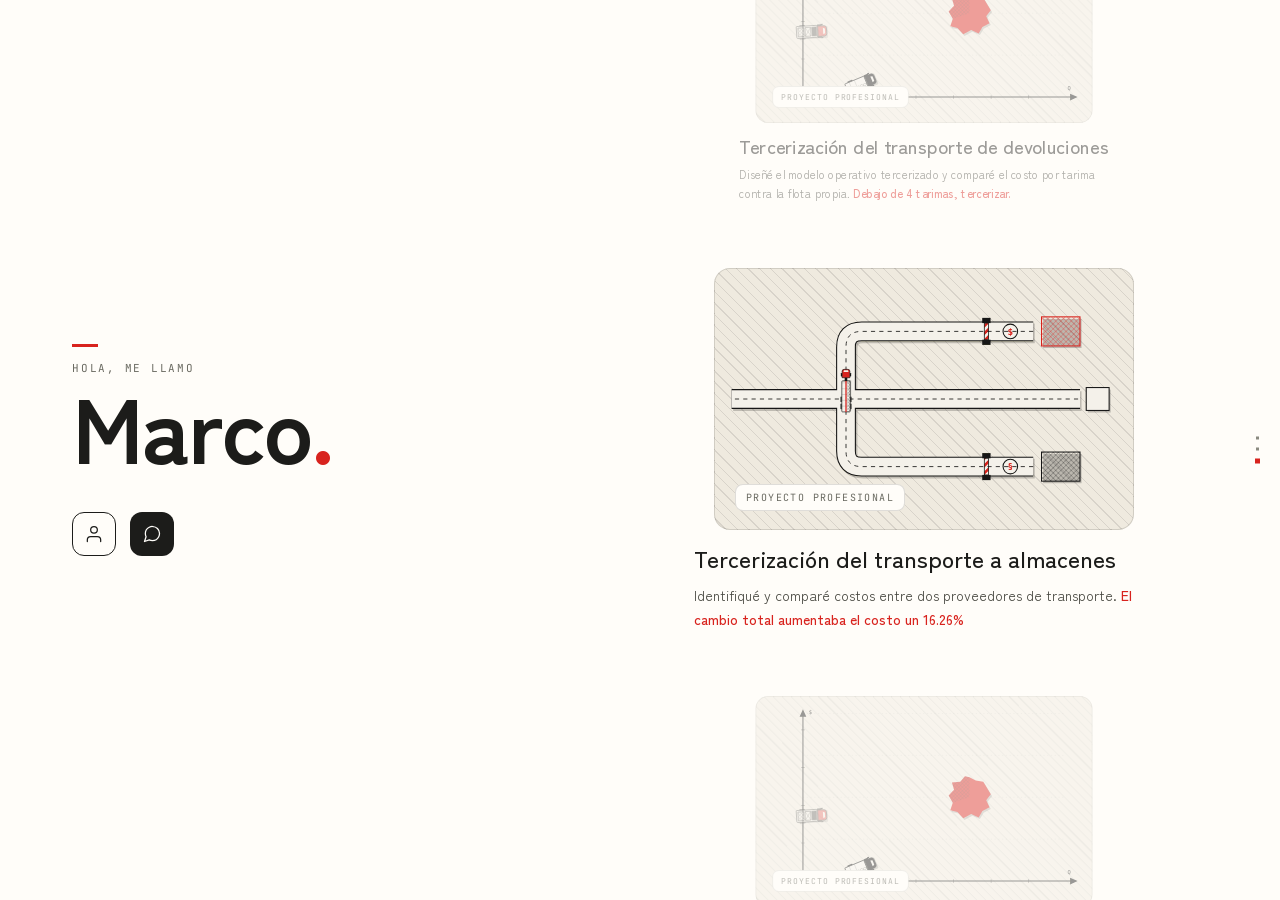
<file: index.html>
<!DOCTYPE html>
<html lang="es">
<head>
<meta charset="utf-8">
<meta name="viewport" content="width=device-width,initial-scale=1">
<title>Marco — Portafolio</title>
<meta name="description" content="Portafolio de proyectos de ingeniería industrial: operaciones, datos y logística.">
<link rel="preconnect" href="https://fonts.googleapis.com">
<link rel="preconnect" href="https://fonts.gstatic.com" crossorigin>
<link rel="stylesheet" href="https://fonts.googleapis.com/css2?family=Zen+Kaku+Gothic+New:wght@300;400;500;700&family=JetBrains+Mono:wght@400;500&display=swap">
<style>:root{--papel:#FFFDF9;--lino:#EFEADF;--gris-1:#8A8A80;--gris-2:#6A6A61;--gris-3:#46463F;--gris-6:#1C1C1A;--rojo:#D8231E;--rojo-hover:#A81813;--border-soft:rgba(28,28,26,.14);--mono:"JetBrains Mono",ui-monospace,monospace;--s3:14px;--s4:28px;--s5:44px;--s6:72px}*{box-sizing:border-box}html,body{margin:0;height:100%}body{background:var(--papel);color:var(--gris-6);font-family:"Zen Kaku Gothic New",system-ui,sans-serif;-webkit-font-smoothing:antialiased;overflow:hidden}a{color:var(--rojo);text-decoration:none}a:hover{color:var(--rojo-hover)}.home{position:relative;height:100vh;display:grid;grid-template-columns:1fr 1fr}.intro{display:flex;flex-direction:column;justify-content:center;gap:var(--s5);padding:0 var(--s6)}.intro-head{display:flex;flex-direction:column;gap:var(--s3)}.accent-bar{width:26px;height:3px;background:var(--rojo)}h1{margin:0;display:flex;flex-direction:column;gap:6px;text-wrap:pretty}.eyebrow{font-family:var(--mono);font-size:11px;font-weight:400;letter-spacing:.16em;text-transform:uppercase;color:var(--gris-2)}.name{font-size:clamp(56px,7.5vw,92px);line-height:.94;font-weight:700;letter-spacing:-.02em}.dot{color:var(--rojo)}.actions{display:flex;gap:var(--s3)}.btn{display:inline-flex;align-items:center;justify-content:center;width:44px;height:44px;border-radius:12px;border:1px solid transparent;cursor:pointer;transition:background 120ms linear,color 120ms linear,border-color 120ms linear}.btn-outline{background:transparent;color:var(--gris-6);border-color:var(--gris-6)}.btn-outline:hover{border-color:var(--rojo);color:var(--rojo)}.btn-solid{background:var(--gris-6);color:var(--papel)}.btn-solid:hover{background:var(--rojo);color:var(--papel)}.reel{height:100vh;overflow-y:auto;padding-right:var(--s6);scrollbar-width:none}.reel::-webkit-scrollbar{width:0;height:0}.loop{display:flex;flex-direction:column;gap:var(--s4);padding-top:var(--s4)}.card{display:flex;flex-direction:column;gap:var(--s3);color:inherit;width:100%;max-width:460px;margin:0 auto}.card:hover{color:inherit}.art{position:relative;width:100%;max-width:420px;aspect-ratio:16/10;margin:0 auto;background:var(--lino);border:1px solid var(--border-soft);border-radius:16px;overflow:hidden;background-image:repeating-linear-gradient(45deg,transparent 0 7px,rgba(28,28,26,.11) 7px 8px)}.card:hover .art{animation:hatch-drift 2.6s linear infinite}@keyframes hatch-drift{from{background-position:0 0}to{background-position:34px 0}}.art-label{position:absolute;left:20px;bottom:18px;padding:6px 10px;border-radius:8px;background:var(--papel);border:1px solid var(--border-soft);font-family:var(--mono);font-size:10px;letter-spacing:.14em;text-transform:uppercase;color:var(--gris-2)}.card-text{display:flex;flex-direction:column;gap:9px}.card h3{margin:0;font-size:23px;line-height:1.28;font-weight:500;color:var(--gris-6);transition:color 120ms linear}.card:hover h3{color:var(--rojo)}.card p{margin:0;max-width:520px;font-size:14px;line-height:1.75;color:var(--gris-3)}.result{color:var(--rojo);font-weight:500}.dots{position:absolute;right:20px;top:50%;transform:translateY(-50%);display:flex;flex-direction:column;align-items:center;gap:8px}.dots i{width:3px;height:3px;background:var(--gris-1)}.dots i.on{width:5px;height:5px;background:var(--rojo)}@media (max-width:860px){body{overflow:auto}.home{height:auto;grid-template-columns:1fr}.intro{padding:var(--s6) var(--s4) var(--s5)}.reel{height:auto;overflow:visible;padding:0 var(--s4) var(--s6)}.loop:not(:first-child){display:none}.card{transform:none!important;opacity:1!important}.dots{display:none}}

.art-illustration {
  width: 100%;
  height: 100%;
  display: block;
  object-fit: contain;
}
</style>
</head>
<body>
<main class="home">
<section class="intro">
<div class="intro-head">
<span class="accent-bar"></span>
<h1>
<span class="eyebrow">Hola, me llamo</span>
<span class="name">Marco<span class="dot">.</span></span>
</h1>
</div>
<nav class="actions" aria-label="Secciones">
<a class="btn btn-outline" href="#" aria-label="Sobre mí">
<svg width="20" height="20" viewBox="0 0 24 24" fill="none" stroke="currentColor" stroke-width="1.5" stroke-linecap="round" stroke-linejoin="round" aria-hidden="true"><path d="M20 21v-2a4 4 0 0 0-4-4H8a4 4 0 0 0-4 4v2"></path><circle cx="12" cy="7" r="4"></circle></svg>
</a>
<a class="btn btn-solid" href="#" aria-label="Contacto">
<svg width="20" height="20" viewBox="0 0 24 24" fill="none" stroke="currentColor" stroke-width="1.5" stroke-linecap="round" stroke-linejoin="round" aria-hidden="true"><path d="M21 11.5a8.38 8.38 0 0 1-.9 3.8 8.5 8.5 0 0 1-7.6 4.7 8.38 8.38 0 0 1-3.8-.9L3 21l1.9-5.7a8.38 8.38 0 0 1-.9-3.8 8.5 8.5 0 0 1 4.7-7.6 8.38 8.38 0 0 1 3.8-.9h.5a8.48 8.48 0 0 1 8 8v.5z"></path></svg>
</a>
</nav>
</section>
<div class="reel" id="reel" aria-label="Proyectos"></div>
<div class="dots" aria-hidden="true"><i></i><i></i><i class="on"></i></div>
</main>
<script>const PROYECTOS = [
{ title: "Tercerización del transporte de devoluciones",
summary: "Diseñé el modelo operativo tercerizado y comparé el costo por tarima contra la flota propia.",
result: "Debajo de 4 tarimas, tercerizar.",
illustration: "assets/svg/c-huellas-tinta.svg",
art: "Proyecto Profesional", href: "LTL/index.html" },
{ title: "Tercerización del transporte a almacenes",
summary: "Identifiqué y comparé costos entre dos proveedores de transporte.",
result: "El cambio total aumentaba el costo un 16.26%",
illustration: "assets/svg/e-arbol-decision.svg",
art: "Proyecto Profesional", href: "FTL/index.html" },
];
const reel = document.getElementById("reel");
function card(p) {
  const a = document.createElement("a");
  a.className = "card";
  a.href = p.href || "#";

  a.innerHTML =
    '<div class="art">' +
      '<img class="art-illustration" alt="">' +
      '<span class="art-label"></span>' +
    '</div>' +
    '<div class="card-text">' +
      '<h3></h3>' +
      '<p><span class="sum"></span> <span class="result"></span></p>' +
    '</div>';

  const img = a.querySelector(".art-illustration");

  img.src = p.illustration;
  img.alt = p.title;
  img.loading = "lazy";

  a.querySelector(".art-label").textContent = p.art;
  a.querySelector("h3").textContent = p.title;
  a.querySelector(".sum").textContent = p.summary;
  a.querySelector(".result").textContent = p.result;

  return a;
}
for (let i = 0; i < 3; i++) {
const loop = document.createElement("div");
loop.className = "loop";
PROYECTOS.forEach(p => loop.appendChild(card(p)));
reel.appendChild(loop);
}
const desktop = () => window.matchMedia("(min-width:861px)").matches;
const cards = () => reel.querySelectorAll(".card");
const centerOf = c => c.offsetTop - reel.offsetTop + c.offsetHeight / 2;
function paint() {
if (!desktop()) return;
const half = reel.clientHeight / 2;
const mid = reel.scrollTop + half;
cards().forEach(c => {
const d = Math.min(1, Math.abs(centerOf(c) - mid) / half);
const e = d * d;
c.style.transformOrigin = "center center";
c.style.transform = "scale(" + (1 - 0.26 * e).toFixed(4) + ")";
c.style.opacity = (1 - 0.75 * e).toFixed(3);
});
}
function snap() {
if (!desktop()) return;
const mid = reel.scrollTop + reel.clientHeight / 2;
let best = null;
cards().forEach(c => {
const d = centerOf(c) - mid;
if (best === null || Math.abs(d) < Math.abs(best)) best = d;
});
if (best !== null) reel.scrollTop += best;
paint();
}
let raf = 0;
function onScroll() {
if (!desktop()) return;
const h = reel.scrollHeight / 3;
if (h) {
if (reel.scrollTop >= 2 * h) reel.scrollTop -= h;
else if (reel.scrollTop < h * 0.5) reel.scrollTop += h;
}
if (!raf) raf = requestAnimationFrame(() => { raf = 0; paint(); });
}
reel.addEventListener("scroll", onScroll, { passive: true });
window.addEventListener("resize", onScroll);
requestAnimationFrame(() => requestAnimationFrame(() => {
if (!desktop()) return;
reel.scrollTop = reel.scrollHeight / 3;
snap();
}));
if (document.fonts && document.fonts.ready) document.fonts.ready.then(snap);</script>
</body>
</html>
</file>
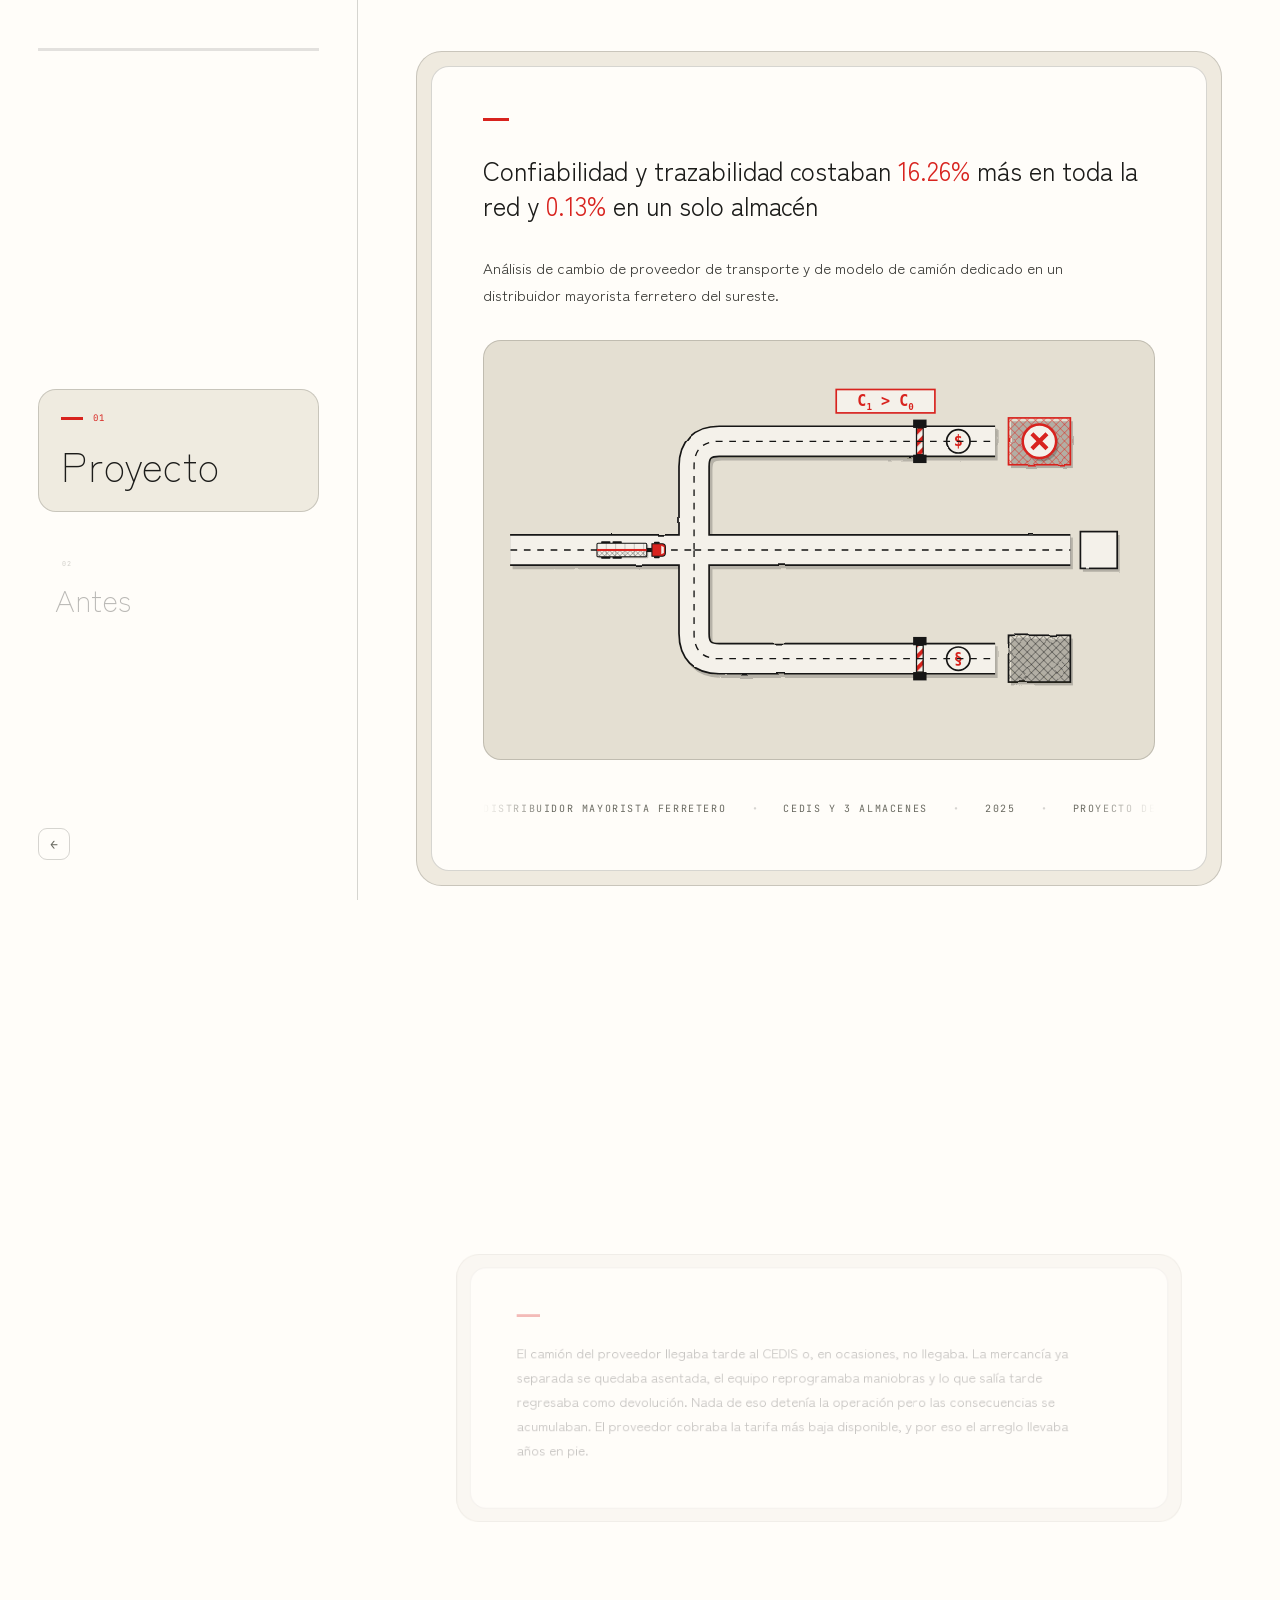
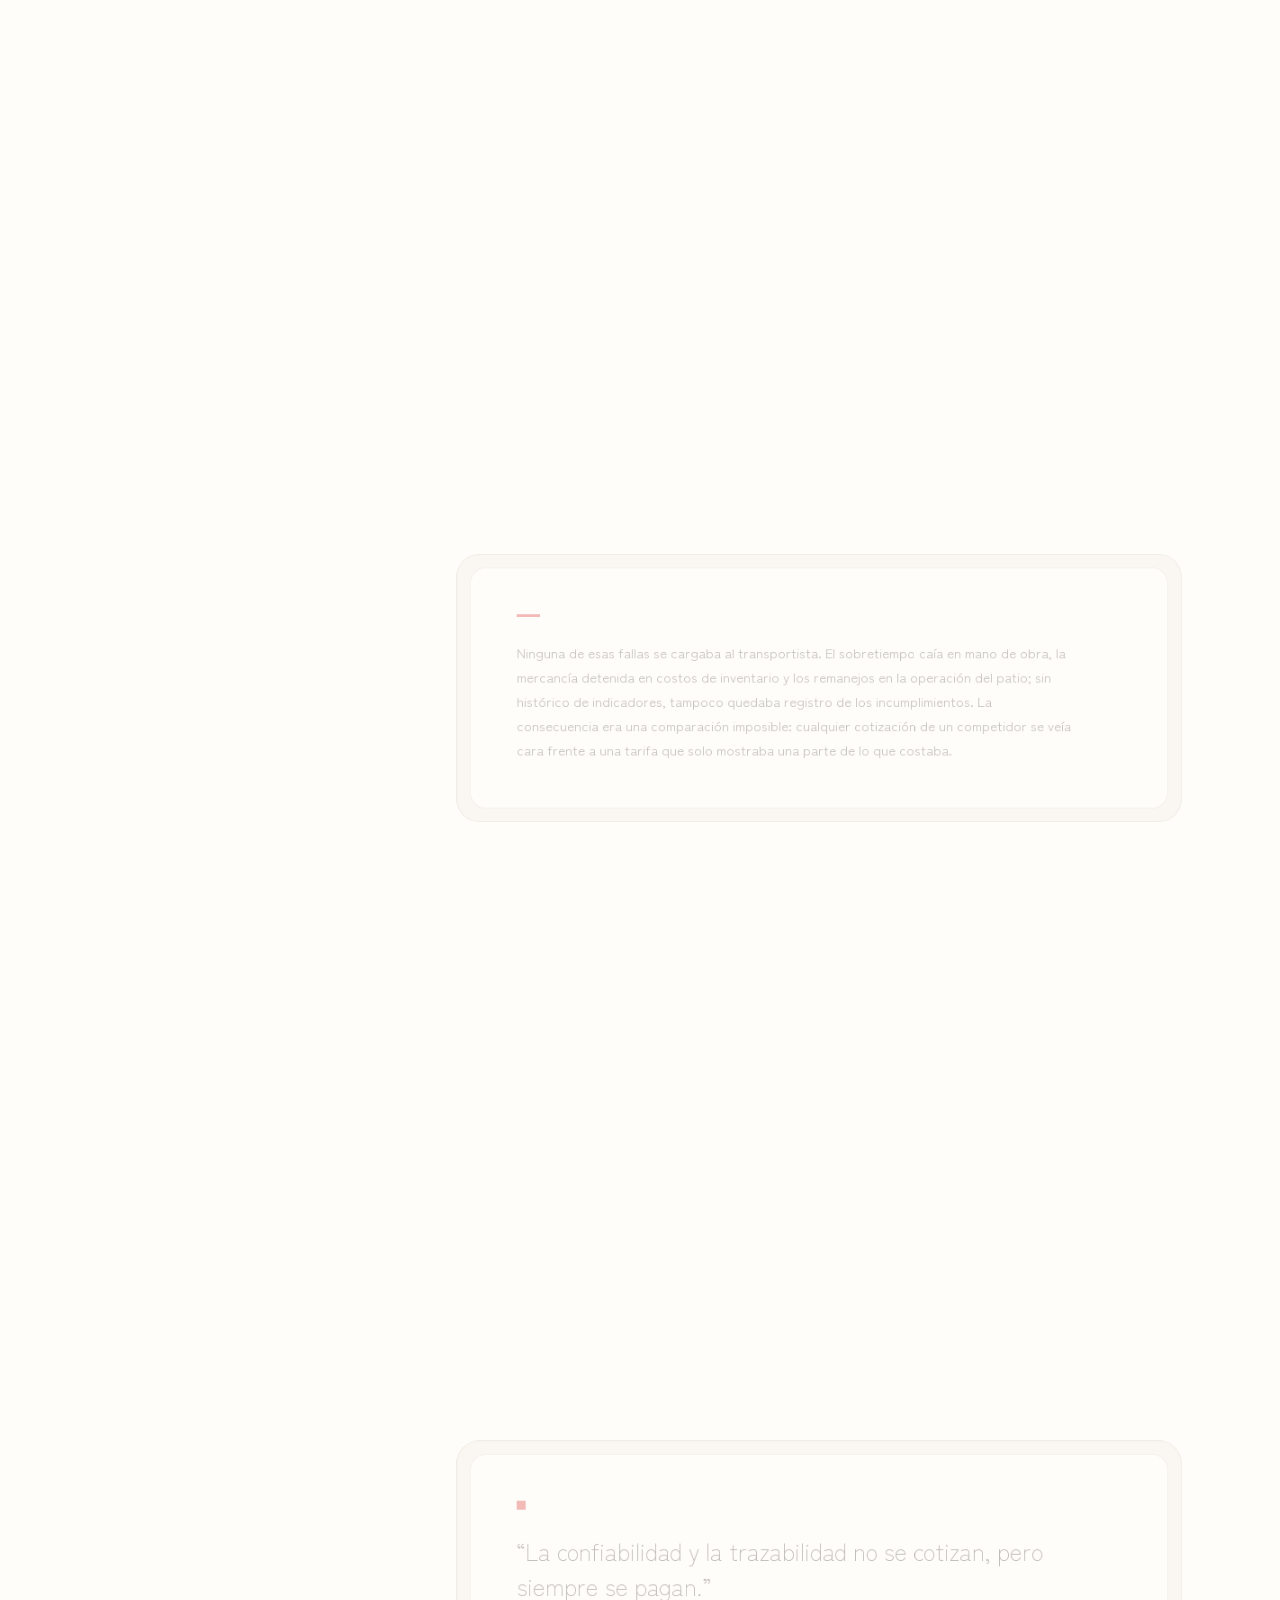
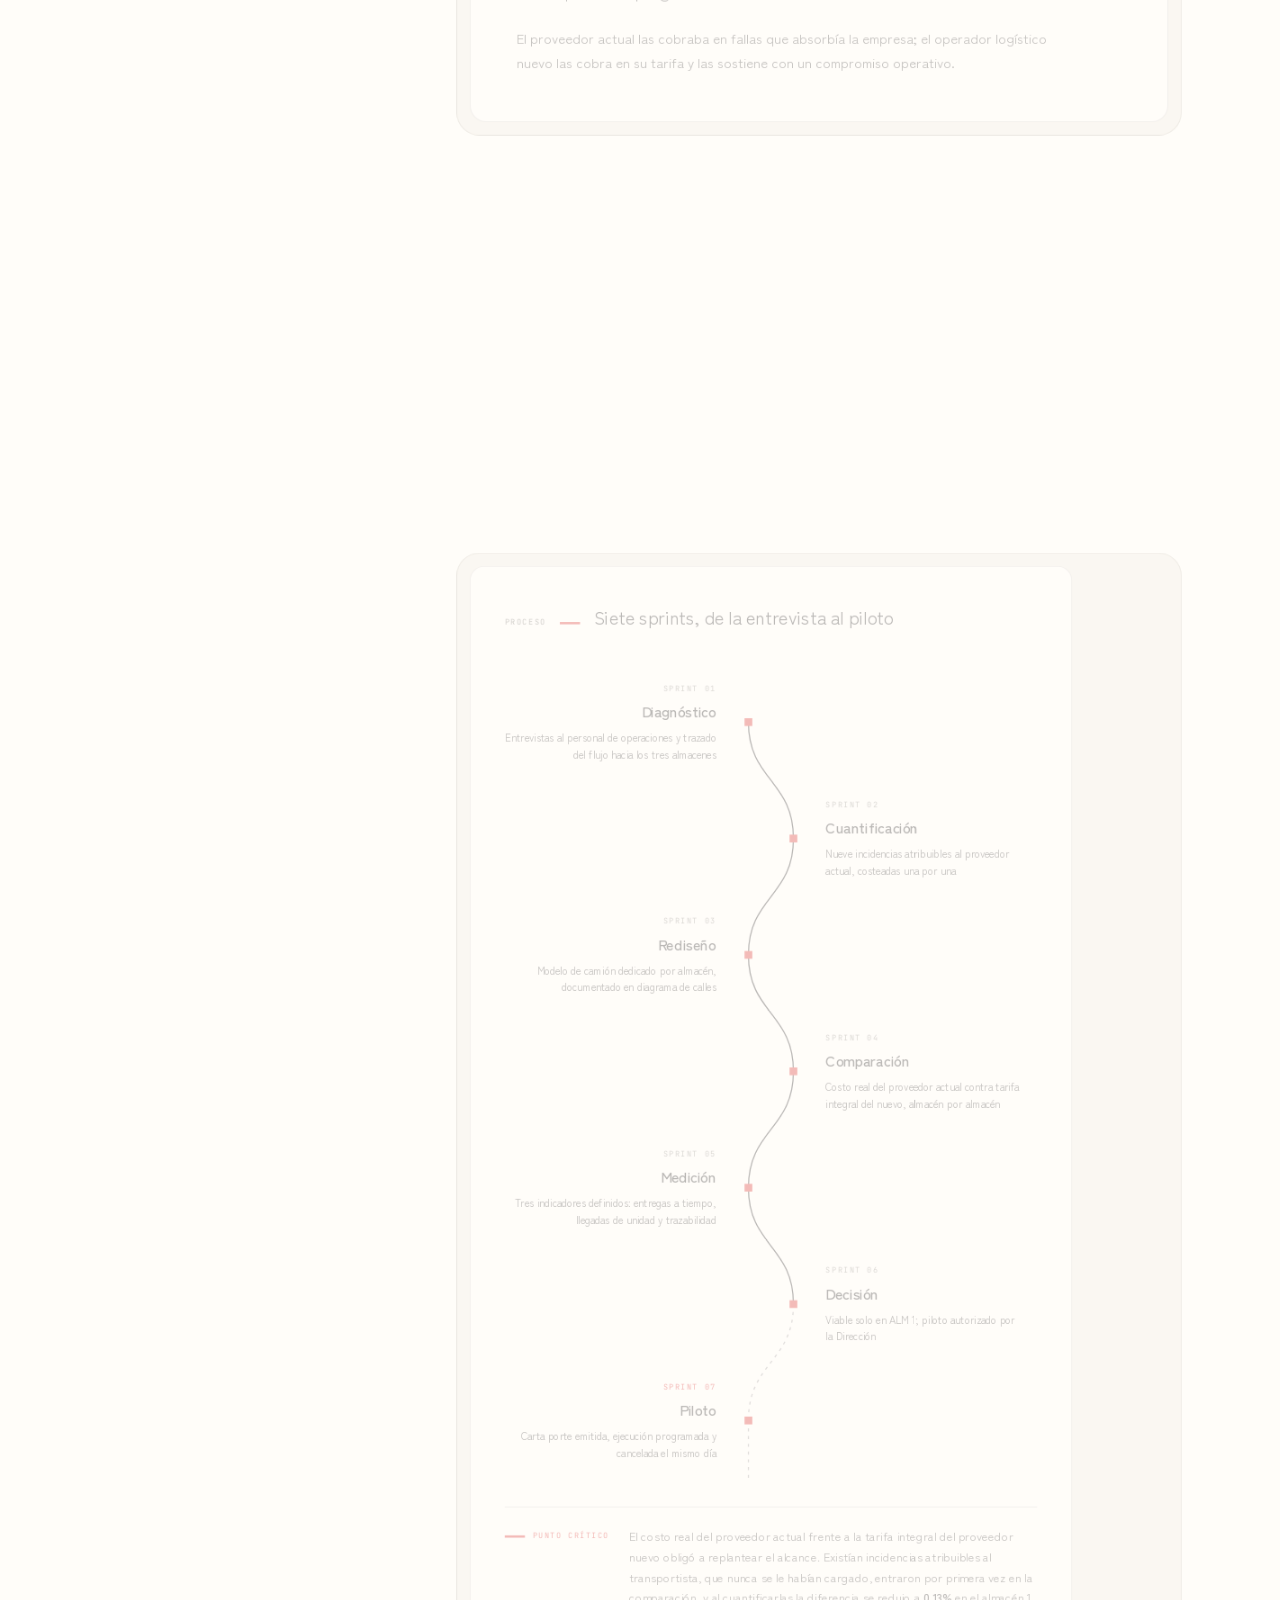
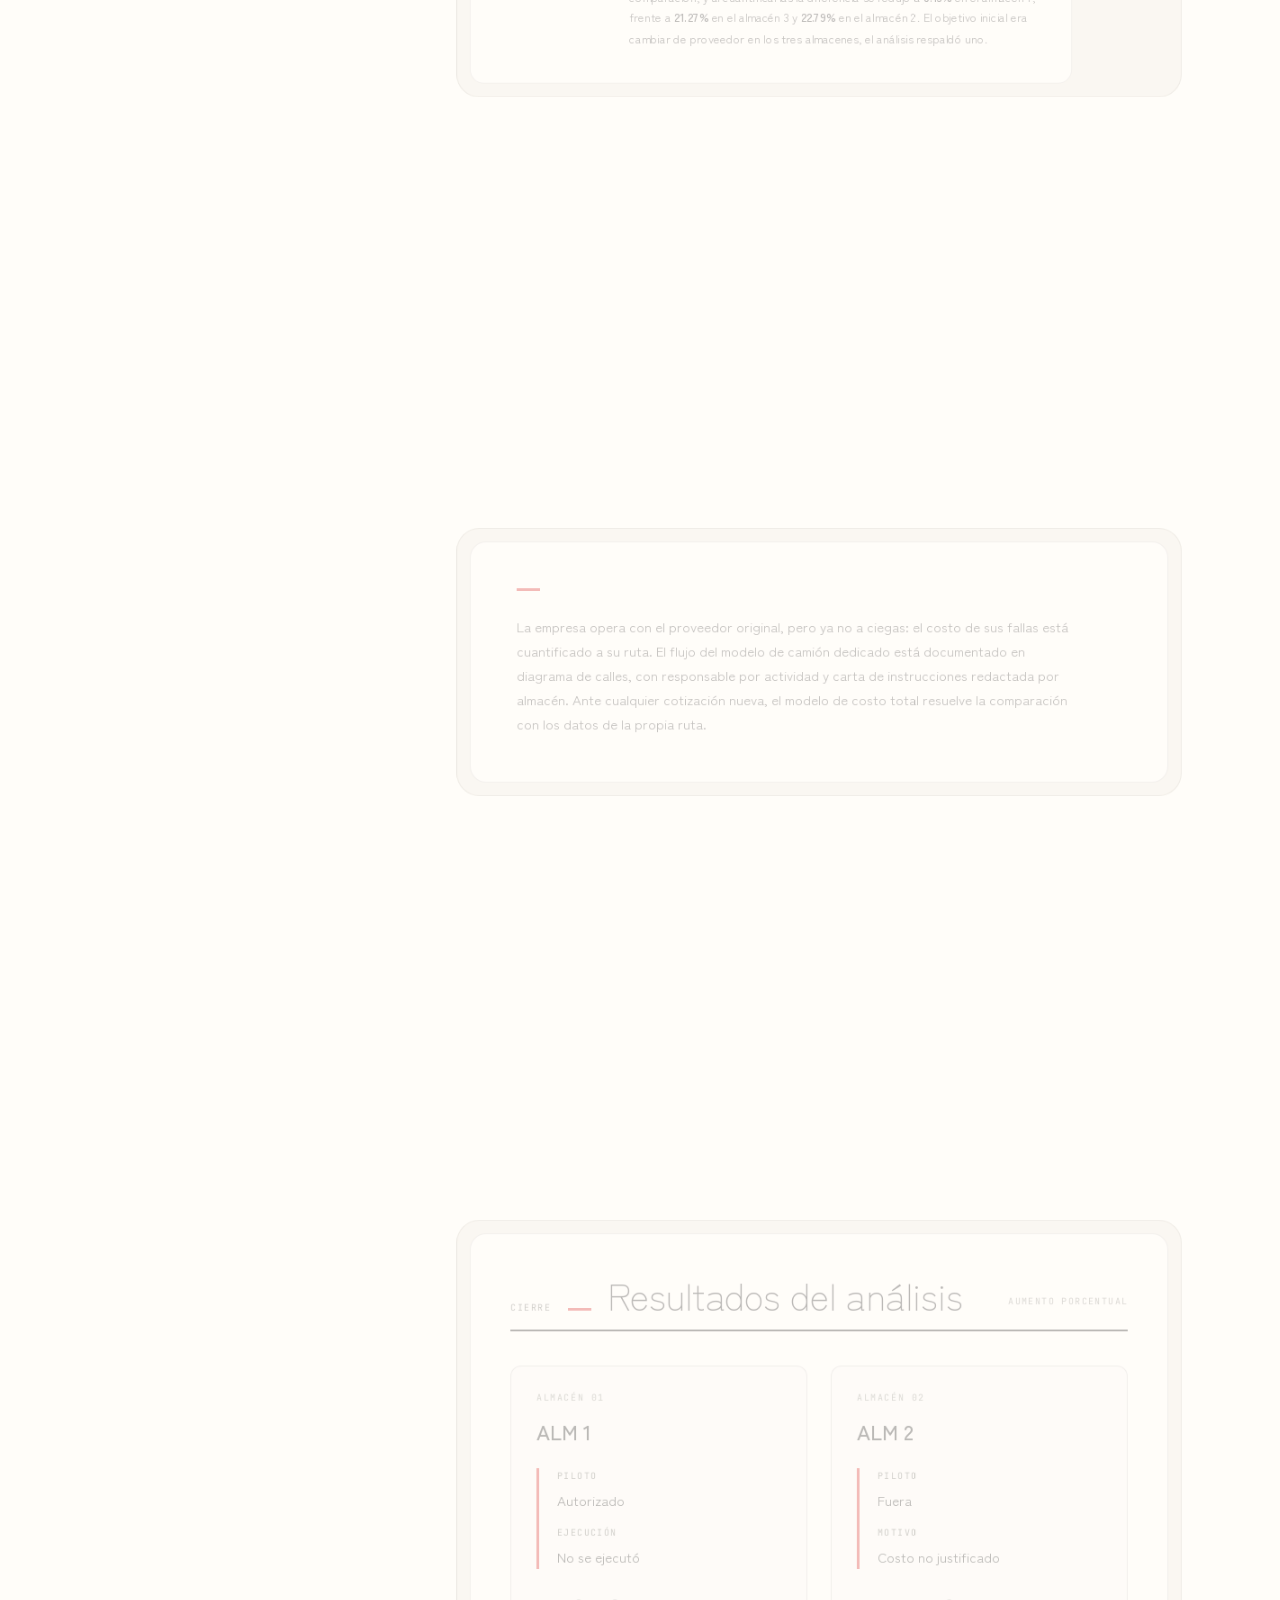
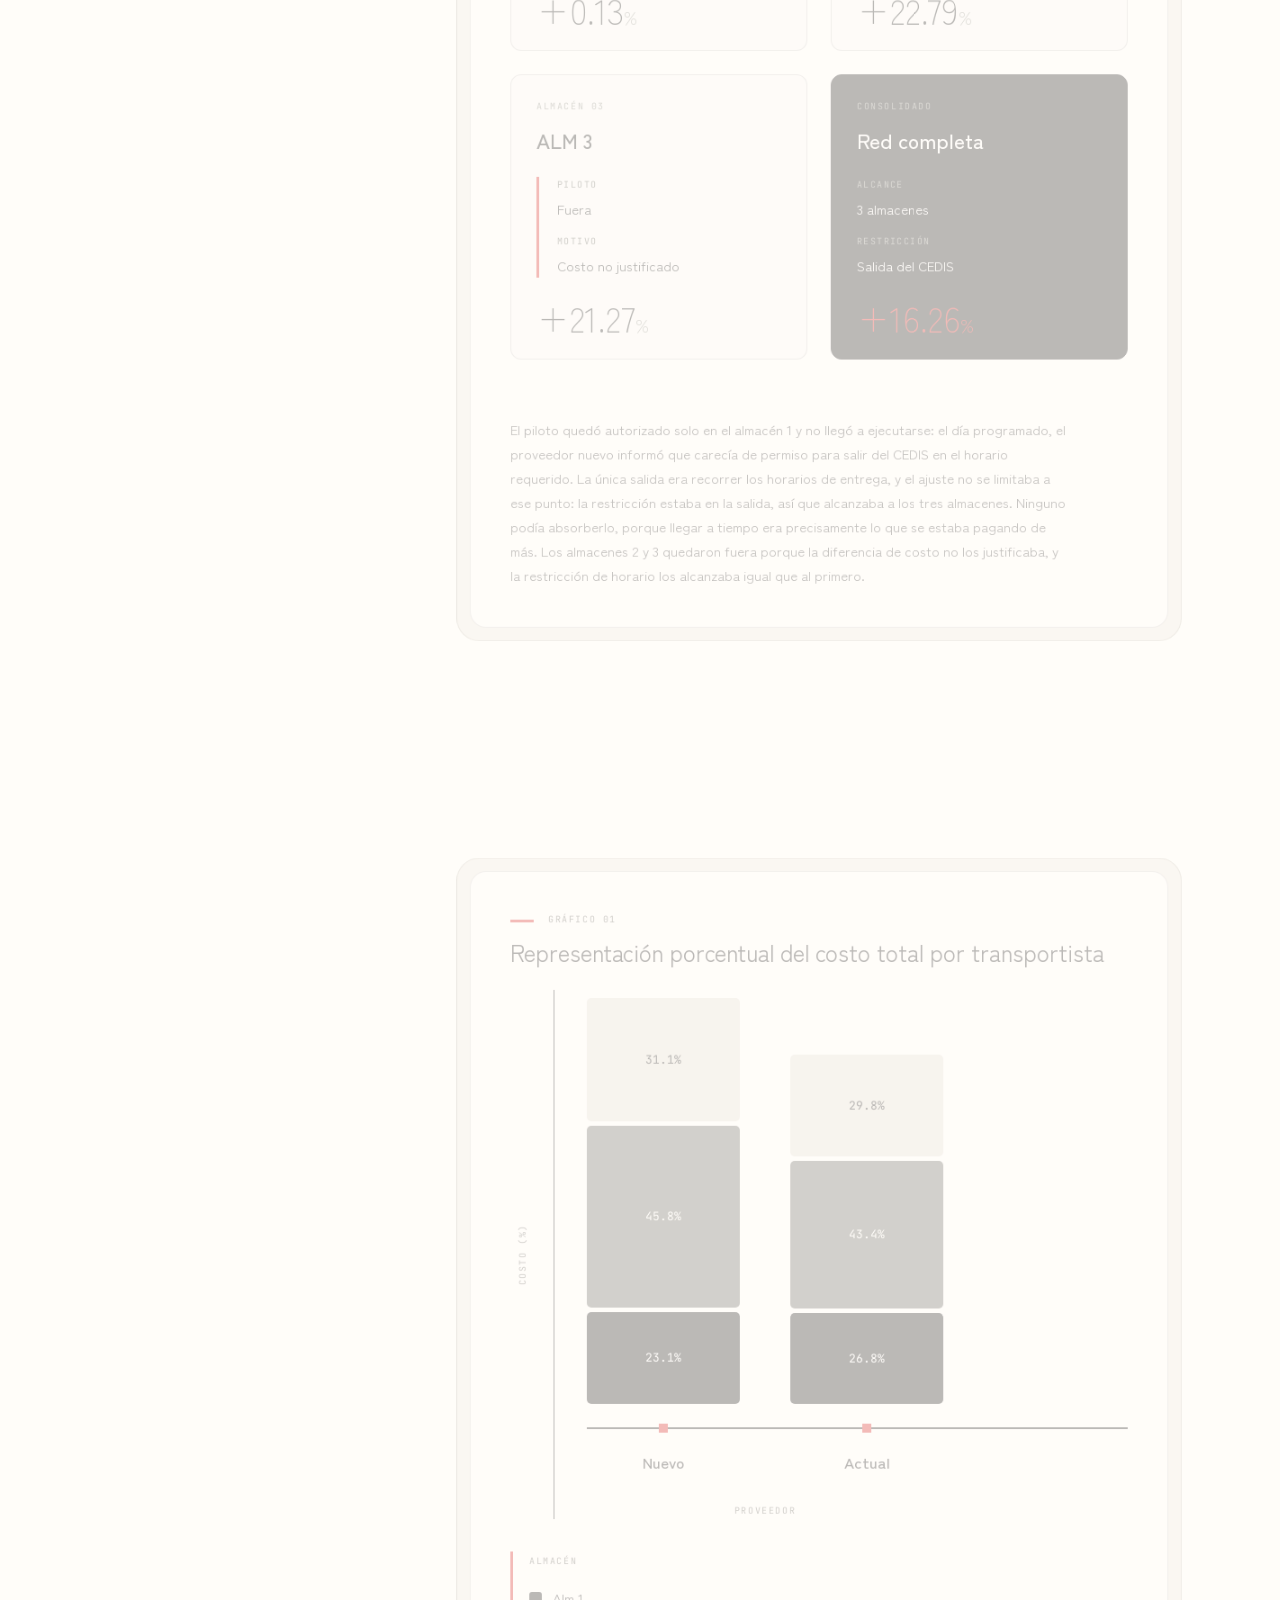
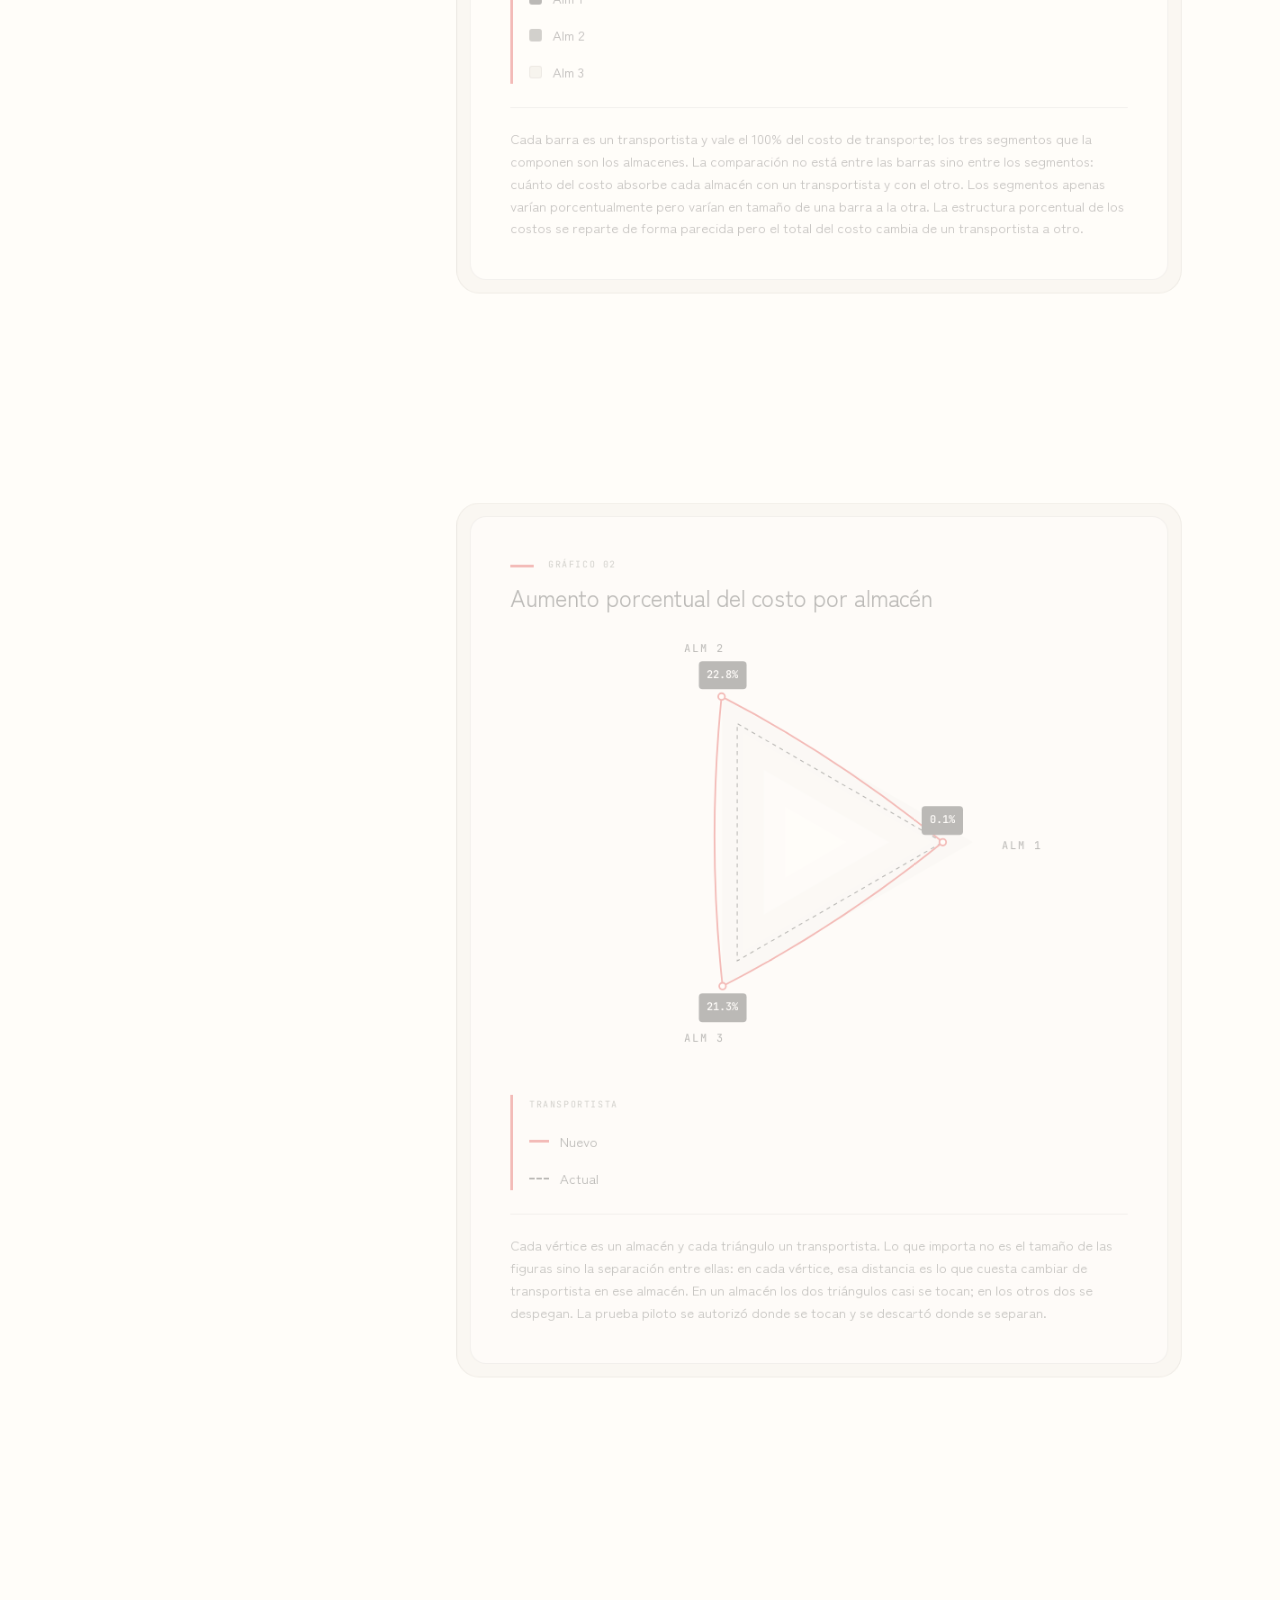
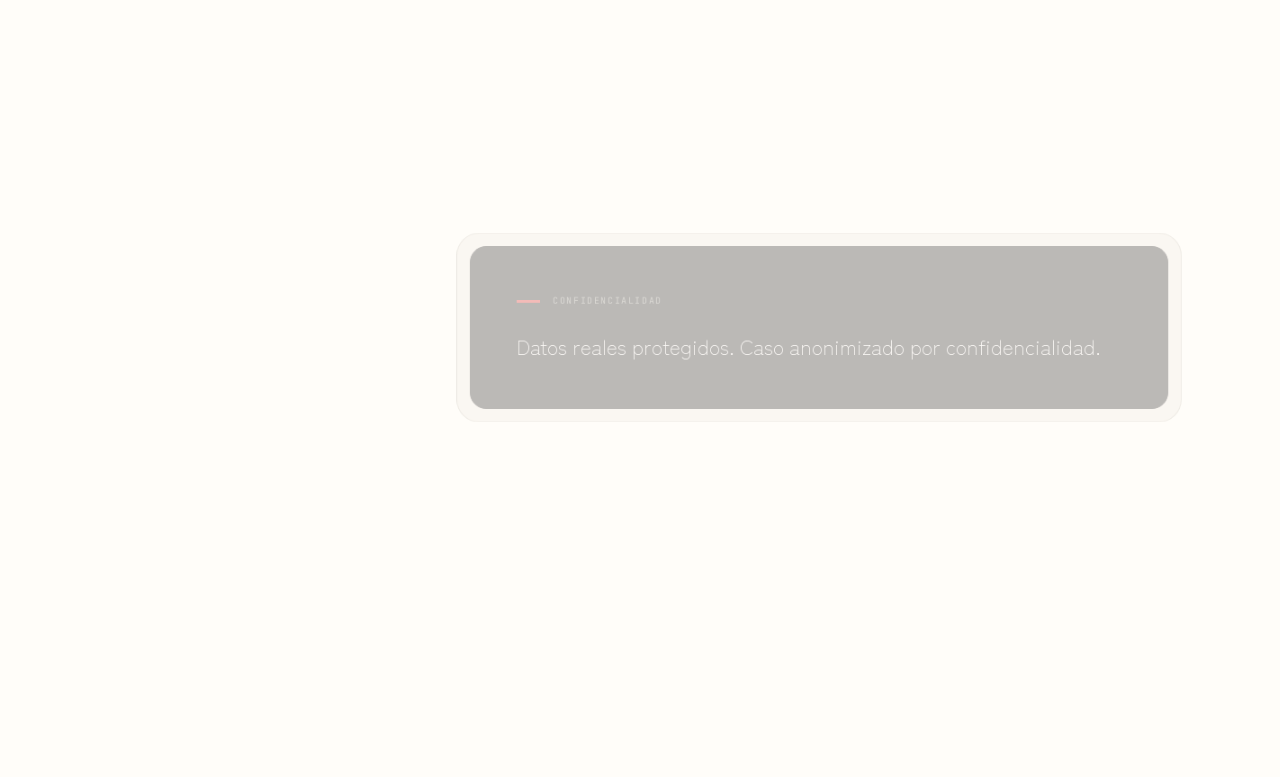
<file: FTL/index.html>
<!DOCTYPE html>
<html lang="es">
<head>
<meta charset="utf-8">
<meta name="viewport" content="width=device-width, initial-scale=1">
<title>Cambio de proveedor de transporte — Caso de estudio</title>
<meta name="description" content="Análisis de cambio de proveedor de transporte y de modelo de camión dedicado en un distribuidor mayorista ferretero del sureste.">
<link rel="preconnect" href="https://fonts.googleapis.com">
<link rel="preconnect" href="https://fonts.gstatic.com" crossorigin>
<link rel="stylesheet" href="https://fonts.googleapis.com/css2?family=Zen+Kaku+Gothic+New:wght@300;400;500;700&amp;family=JetBrains+Mono:wght@400;500&amp;display=swap">
<link rel="stylesheet" href="styles.css">
</head>
<body>

<div class="layout">

<aside class="rail">
  <div class="progress" data-progress><div class="progress__fill" data-progress-fill></div></div>

  <div class="stack" data-stack>
    <div class="slot slot--prev" data-slot="prev">
      <div class="slot__box">
        <div class="slot__meta"><span class="slot__bar" data-bar></span><span class="slot__num" data-num></span></div>
        <span class="slot__title" data-title></span>
      </div>
    </div>
    <div class="slot slot--main" data-slot="main">
      <div class="slot__box">
        <div class="slot__meta"><span class="slot__bar" data-bar></span><span class="slot__num" data-num></span></div>
        <h2 class="slot__title" data-title></h2>
      </div>
    </div>
    <div class="slot slot--next" data-slot="next">
      <div class="slot__box">
        <div class="slot__meta"><span class="slot__bar" data-bar></span><span class="slot__num" data-num></span></div>
        <span class="slot__title" data-title></span>
      </div>
    </div>
  </div>

  <div class="rail__foot">
    <button type="button" class="iconbtn" aria-label="Volver al inicio" data-top>&#8592;</button>
  </div>
</aside>

<main>

  <section class="block" data-block="1">
    <div class="card" data-card="1">
      <div class="sheet cover">
        <span class="rule"></span>
        <h1 class="cover__title">Confiabilidad y trazabilidad costaban <span class="accent">16.26%</span> más en toda la red y <span class="accent">0.13%</span> en un solo almacén</h1>
        <p class="prose">Análisis de cambio de proveedor de transporte y de modelo de camión dedicado en un distribuidor mayorista ferretero del sureste.</p>
        <figure class="art">
          <img src="../assets/svg/e-arbol-decision.svg"
            alt="Ilustración animada del proyecto"
            data-art>
          <figcaption class="art__hint">Ilustración vectorial del proyecto</figcaption>
        </figure>
        <div class="ticker">
          <div class="ticker__track" data-ticker>
            <span>Distribuidor mayorista ferretero</span><span class="sep" aria-hidden="true">&bull;</span>
            <span>CEDIS y 3 almacenes</span><span class="sep" aria-hidden="true">&bull;</span>
            <span>2025</span><span class="sep" aria-hidden="true">&bull;</span>
            <span>Proyecto de Residencia Profesional</span><span class="sep" aria-hidden="true">&bull;</span>
            <span>Bajo el apoyo del Director de Transformación</span><span class="sep" aria-hidden="true">&bull;</span>
          </div>
        </div>
      </div>
    </div>
  </section>

  <section class="block" data-block="2">
    <div class="card" data-card="2">
      <div class="sheet">
        <span class="rule rule--lead"></span>
        <p class="prose">El camión del proveedor llegaba tarde al CEDIS o, en ocasiones, no llegaba. La mercancía ya separada se quedaba asentada, el equipo reprogramaba maniobras y lo que salía tarde regresaba como devolución. Nada de eso detenía la operación pero las consecuencias se acumulaban. El proveedor cobraba la tarifa más baja disponible, y por eso el arreglo llevaba años en pie.</p>
      </div>
    </div>
  </section>

  <section class="block" data-block="3">
    <div class="card" data-card="3">
      <div class="sheet">
        <span class="rule rule--lead"></span>
        <p class="prose">Ninguna de esas fallas se cargaba al transportista. El sobretiempo caía en mano de obra, la mercancía detenida en costos de inventario y los remanejos en la operación del patio; sin histórico de indicadores, tampoco quedaba registro de los incumplimientos. La consecuencia era una comparación imposible: cualquier cotización de un competidor se veía cara frente a una tarifa que solo mostraba una parte de lo que costaba.</p>
      </div>
    </div>
  </section>

  <section class="block" data-block="4">
    <div class="card" data-card="4">
      <div class="sheet">
        <span class="dot"></span>
        <blockquote class="quote">
          <span>“La confiabilidad y la trazabilidad no se cotizan, pero siempre se pagan.”</span>
        </blockquote>
        <p class="prose prose--after">El proveedor actual las cobraba en fallas que absorbía la empresa; el operador logístico nuevo las cobra en su tarifa y las sostiene con un compromiso operativo.</p>
      </div>
    </div>
  </section>

  <section class="block" data-block="5">
    <div class="card" data-card="5">
      <div class="fitbox">
        <div class="fittrack">
          <div class="sheet sheet--wide rm" data-fit="900">
            <div class="rm__head">
              <span class="mono">Proceso</span>
              <span class="rule"></span>
              <span class="rm__headtitle">Siete sprints, de la entrevista al piloto</span>
            </div>

            <div class="rm__grid">
              <div class="sp sp--l r1">
                <div class="sp__num">SPRINT 01</div>
                <div class="sp__title">Diagnóstico</div>
                <p class="sp__text">Entrevistas al personal de operaciones y trazado del flujo hacia los tres almacenes</p>
              </div>
              <div class="sp sp--r r2">
                <div class="sp__num">SPRINT 02</div>
                <div class="sp__title">Cuantificación</div>
                <p class="sp__text">Nueve incidencias atribuibles al proveedor actual, costeadas una por una</p>
              </div>
              <div class="sp sp--l r3">
                <div class="sp__num">SPRINT 03</div>
                <div class="sp__title">Rediseño</div>
                <p class="sp__text">Modelo de camión dedicado por almacén, documentado en diagrama de calles</p>
              </div>
              <div class="sp sp--r r4">
                <div class="sp__num">SPRINT 04</div>
                <div class="sp__title">Comparación</div>
                <p class="sp__text">Costo real del proveedor actual contra tarifa integral del nuevo, almacén por almacén</p>
              </div>
              <div class="sp sp--l r5">
                <div class="sp__num">SPRINT 05</div>
                <div class="sp__title">Medición</div>
                <p class="sp__text">Tres indicadores definidos: entregas a tiempo, llegadas de unidad y trazabilidad</p>
              </div>
              <div class="sp sp--r r6">
                <div class="sp__num">SPRINT 06</div>
                <div class="sp__title">Decisión</div>
                <p class="sp__text">Viable solo en ALM 1; piloto autorizado por la Dirección</p>
              </div>
              <div class="sp sp--l r7">
                <div class="sp__num sp__num--on">SPRINT 07</div>
                <div class="sp__title">Piloto</div>
                <p class="sp__text">Carta porte emitida, ejecución programada y cancelada el mismo día</p>
              </div>

              <div class="spine">
                <svg viewBox="0 0 90 1050" fill="none" aria-hidden="true">
                  <path d="M16,75 C16,150 74,150 74,225 C74,300 16,300 16,375 C16,450 74,450 74,525 C74,600 16,600 16,675 C16,750 74,750 74,825" stroke="#1C1C1A" stroke-width="1.5" fill="none" vector-effect="non-scaling-stroke"></path>
                  <path d="M74,825 C74,900 16,900 16,975" stroke="rgba(28,28,26,.45)" stroke-width="1.5" stroke-dasharray="4 6" fill="none" vector-effect="non-scaling-stroke"></path>
                  <path d="M16,975 L16,1050" stroke="rgba(28,28,26,.45)" stroke-width="1.5" stroke-dasharray="4 6" fill="none" vector-effect="non-scaling-stroke"></path>
                </svg>
                <i></i><i></i><i></i><i></i><i></i><i></i><i></i>
              </div>
            </div>

            <div class="crit">
              <div class="crit__tag">
                <span class="rule"></span>
                <span class="mono mono--accent">Punto crítico</span>
              </div>
              <p class="crit__text">El costo real del proveedor actual frente a la tarifa integral del proveedor nuevo obligó a replantear el alcance. Existían incidencias atribuibles al transportista, que nunca se le habían cargado, entraron por primera vez en la comparación, y al cuantificarlas la diferencia se redujo a <span class="figure">0.13%</span> en el almacén 1, frente a <span class="figure">21.27%</span> en el almacén 3 y <span class="figure">22.79%</span> en el almacén 2. El objetivo inicial era cambiar de proveedor en los tres almacenes, el análisis respaldó uno.</p>
            </div>
          </div>
        </div>
      </div>
    </div>
  </section>

  <section class="block" data-block="6">
    <div class="card" data-card="6">
      <div class="sheet">
        <span class="rule rule--lead"></span>
        <p class="prose">La empresa opera con el proveedor original, pero ya no a ciegas: el costo de sus fallas está cuantificado a su ruta. El flujo del modelo de camión dedicado está documentado en diagrama de calles, con responsable por actividad y carta de instrucciones redactada por almacén. Ante cualquier cotización nueva, el modelo de costo total resuelve la comparación con los datos de la propia ruta.</p>
      </div>
    </div>
  </section>

  <section class="block" data-block="7">
    <div class="card" data-card="7">
      <div class="sheet sheet--wide">
        <div class="res__head">
          <div class="res__headline">
            <span class="mono">Cierre</span>
            <span class="rule"></span>
            <span class="res__title">Resultados del análisis</span>
          </div>
          <span class="mono mono--tight res__unit">Aumento porcentual</span>
        </div>

        <div class="res__grid">
          <div class="metric">
            <div>
              <div class="metric__label">ALMACÉN 01</div>
              <div class="metric__name">ALM 1</div>
            </div>
            <dl class="spec">
              <div><dt>Piloto</dt><dd>Autorizado</dd></div>
              <div><dt>Ejecución</dt><dd>No se ejecutó</dd></div>
            </dl>
            <div class="metric__value">+0.13<small>%</small></div>
          </div>

          <div class="metric">
            <div>
              <div class="metric__label">ALMACÉN 02</div>
              <div class="metric__name">ALM 2</div>
            </div>
            <dl class="spec">
              <div><dt>Piloto</dt><dd>Fuera</dd></div>
              <div><dt>Motivo</dt><dd>Costo no justificado</dd></div>
            </dl>
            <div class="metric__value">+22.79<small>%</small></div>
          </div>

          <div class="metric">
            <div>
              <div class="metric__label">ALMACÉN 03</div>
              <div class="metric__name">ALM 3</div>
            </div>
            <dl class="spec">
              <div><dt>Piloto</dt><dd>Fuera</dd></div>
              <div><dt>Motivo</dt><dd>Costo no justificado</dd></div>
            </dl>
            <div class="metric__value">+21.27<small>%</small></div>
          </div>

          <div class="metric metric--dark">
            <div>
              <div class="metric__label">CONSOLIDADO</div>
              <div class="metric__name">Red completa</div>
            </div>
            <dl class="spec spec--plain">
              <div><dt>Alcance</dt><dd>3 almacenes</dd></div>
              <div><dt>Restricción</dt><dd>Salida del CEDIS</dd></div>
            </dl>
            <div class="metric__value">+16.26<small>%</small></div>
          </div>
        </div>

        <p class="prose prose--close">El piloto quedó autorizado solo en el almacén 1 y no llegó a ejecutarse: el día programado, el proveedor nuevo informó que carecía de permiso para salir del CEDIS en el horario requerido. La única salida era recorrer los horarios de entrega, y el ajuste no se limitaba a ese punto: la restricción estaba en la salida, así que alcanzaba a los tres almacenes. Ninguno podía absorberlo, porque llegar a tiempo era precisamente lo que se estaba pagando de más. Los almacenes 2 y 3 quedaron fuera porque la diferencia de costo no los justificaba, y la restricción de horario los alcanzaba igual que al primero.</p>
      </div>
    </div>
  </section>

  <section class="block" data-block="8">
    <div class="card" data-card="8">
      <div class="sheet sheet--wide">
        <div class="eyebrow">
          <span class="rule"></span>
          <span class="mono">Gráfico 01</span>
        </div>
        <h2 class="chart__title">Representación porcentual del costo total por transportista</h2>

        <div class="chart">
          <div class="chart__main">
            <div class="axis-y"><span class="mono">Costo (%)</span></div>
            <div class="plot">
              <div class="bars">
                <div class="bar">
                  <div class="seg seg--light" style="height:137px">31.1%</div>
                  <div class="seg-gap"></div>
                  <div class="seg seg--mid" style="height:202px">45.8%</div>
                  <div class="seg-gap"></div>
                  <div class="seg seg--dark" style="height:102px">23.1%</div>
                </div>
                <div class="bar">
                  <div class="seg seg--light" style="height:113px">29.8%</div>
                  <div class="seg-gap"></div>
                  <div class="seg seg--mid" style="height:164px">43.4%</div>
                  <div class="seg-gap"></div>
                  <div class="seg seg--dark" style="height:101px">26.8%</div>
                </div>
              </div>
              <div class="axis-x"></div>
              <div class="ticks">
                <div class="tick"><i></i><span>Nuevo</span></div>
                <div class="tick"><i></i><span>Actual</span></div>
              </div>
              <div class="axis-x-label mono">Proveedor</div>
            </div>
          </div>

          <div class="chart__side">
            <div class="legend">
              <div class="legend__title mono">Almacén</div>
              <ul>
                <li><span class="sw sw--1"></span>Alm 1</li>
                <li><span class="sw sw--2"></span>Alm 2</li>
                <li><span class="sw sw--3"></span>Alm 3</li>
              </ul>
            </div>
            <p class="note">Cada barra es un transportista y vale el 100% del costo de transporte; los tres segmentos que la componen son los almacenes. La comparación no está entre las barras sino entre los segmentos: cuánto del costo absorbe cada almacén con un transportista y con el otro. Los segmentos apenas varían porcentualmente pero varían en tamaño de una barra a la otra. La estructura porcentual de los costos se reparte de forma parecida pero el total del costo cambia de un transportista a otro.</p>
          </div>
        </div>
      </div>
    </div>
  </section>

  <section class="block" data-block="9">
    <div class="card" data-card="9">
      <div class="sheet sheet--wide sheet--crema">
        <div class="eyebrow">
          <span class="rule"></span>
          <span class="mono">Gráfico 02</span>
        </div>
        <h2 class="chart__title">Aumento porcentual del costo por almacén</h2>

        <div class="chart">
          <div class="radar">
            <svg viewBox="0 0 700 640" fill="none">
              <polygon points="580,310 205,93.5 205,526.5" fill="#F1EFE9" stroke="none" stroke-linejoin="round"></polygon>
              <polygon points="518.5,310 235.8,146.8 235.8,473.2" fill="#F5F2EC" stroke="none"></polygon>
              <polygon points="455,310 267.5,201.8 267.5,418.2" fill="#FAF8F4" stroke="none"></polygon>
              <polygon points="391.5,310 299.3,256.7 299.3,363.3" fill="#FFFDF9" stroke="none"></polygon>
              <polygon points="534.9,310 227.6,132.6 227.6,487.4" fill="none" stroke="#1C1C1A" stroke-width="1.5" stroke-dasharray="6 6"></polygon>
              <path d="M535.1,310 Q376.8,181.4 204.2,92.1 Q182.4,308.5 205.7,525.3 Q377.7,437 535.1,310 Z" fill="none" stroke="#D8231E" stroke-width="2.5" stroke-linejoin="round"></path>
              <circle cx="535.1" cy="310" r="5" fill="#FFFDF9" stroke="#D8231E" stroke-width="2.5"></circle>
              <circle cx="204.2" cy="92.1" r="5" fill="#FFFDF9" stroke="#D8231E" stroke-width="2.5"></circle>
              <circle cx="205.7" cy="525.3" r="5" fill="#FFFDF9" stroke="#D8231E" stroke-width="2.5"></circle>
            </svg>
            <span class="pill" style="left:76.4%;top:43.4%">0.1%</span>
            <span class="pill" style="left:29.3%;top:9.4%">22.8%</span>
            <span class="pill" style="left:29.3%;top:87.2%">21.3%</span>
            <span class="vlabel vlabel--mid" style="left:89%;top:49.4%">ALM 1</span>
            <span class="vlabel" style="left:25.4%;top:3.5%">ALM 2</span>
            <span class="vlabel" style="left:25.4%;top:94.5%">ALM 3</span>
          </div>

          <div class="chart__side">
            <div class="legend">
              <div class="legend__title mono">Transportista</div>
              <ul>
                <li><span class="sw sw--line"></span>Nuevo</li>
                <li><span class="sw sw--dash"></span>Actual</li>
              </ul>
            </div>
            <p class="note">Cada vértice es un almacén y cada triángulo un transportista. Lo que importa no es el tamaño de las figuras sino la separación entre ellas: en cada vértice, esa distancia es lo que cuesta cambiar de transportista en ese almacén. En un almacén los dos triángulos casi se tocan; en los otros dos se despegan. La prueba piloto se autorizó donde se tocan y se descartó donde se separan.</p>
          </div>
        </div>
      </div>
    </div>
  </section>

  <section class="block" data-block="10">
    <div class="card" data-card="10">
      <div class="sheet sheet--dark">
        <div class="conf__meta">
          <span class="rule"></span>
          <span class="mono mono--soft">Confidencialidad</span>
        </div>
        <p class="conf__text">Datos reales protegidos. Caso anonimizado por confidencialidad.</p>
      </div>
    </div>
  </section>

</main>
</div>

<script src="app.js"></script>
</body>
</html>
</file>
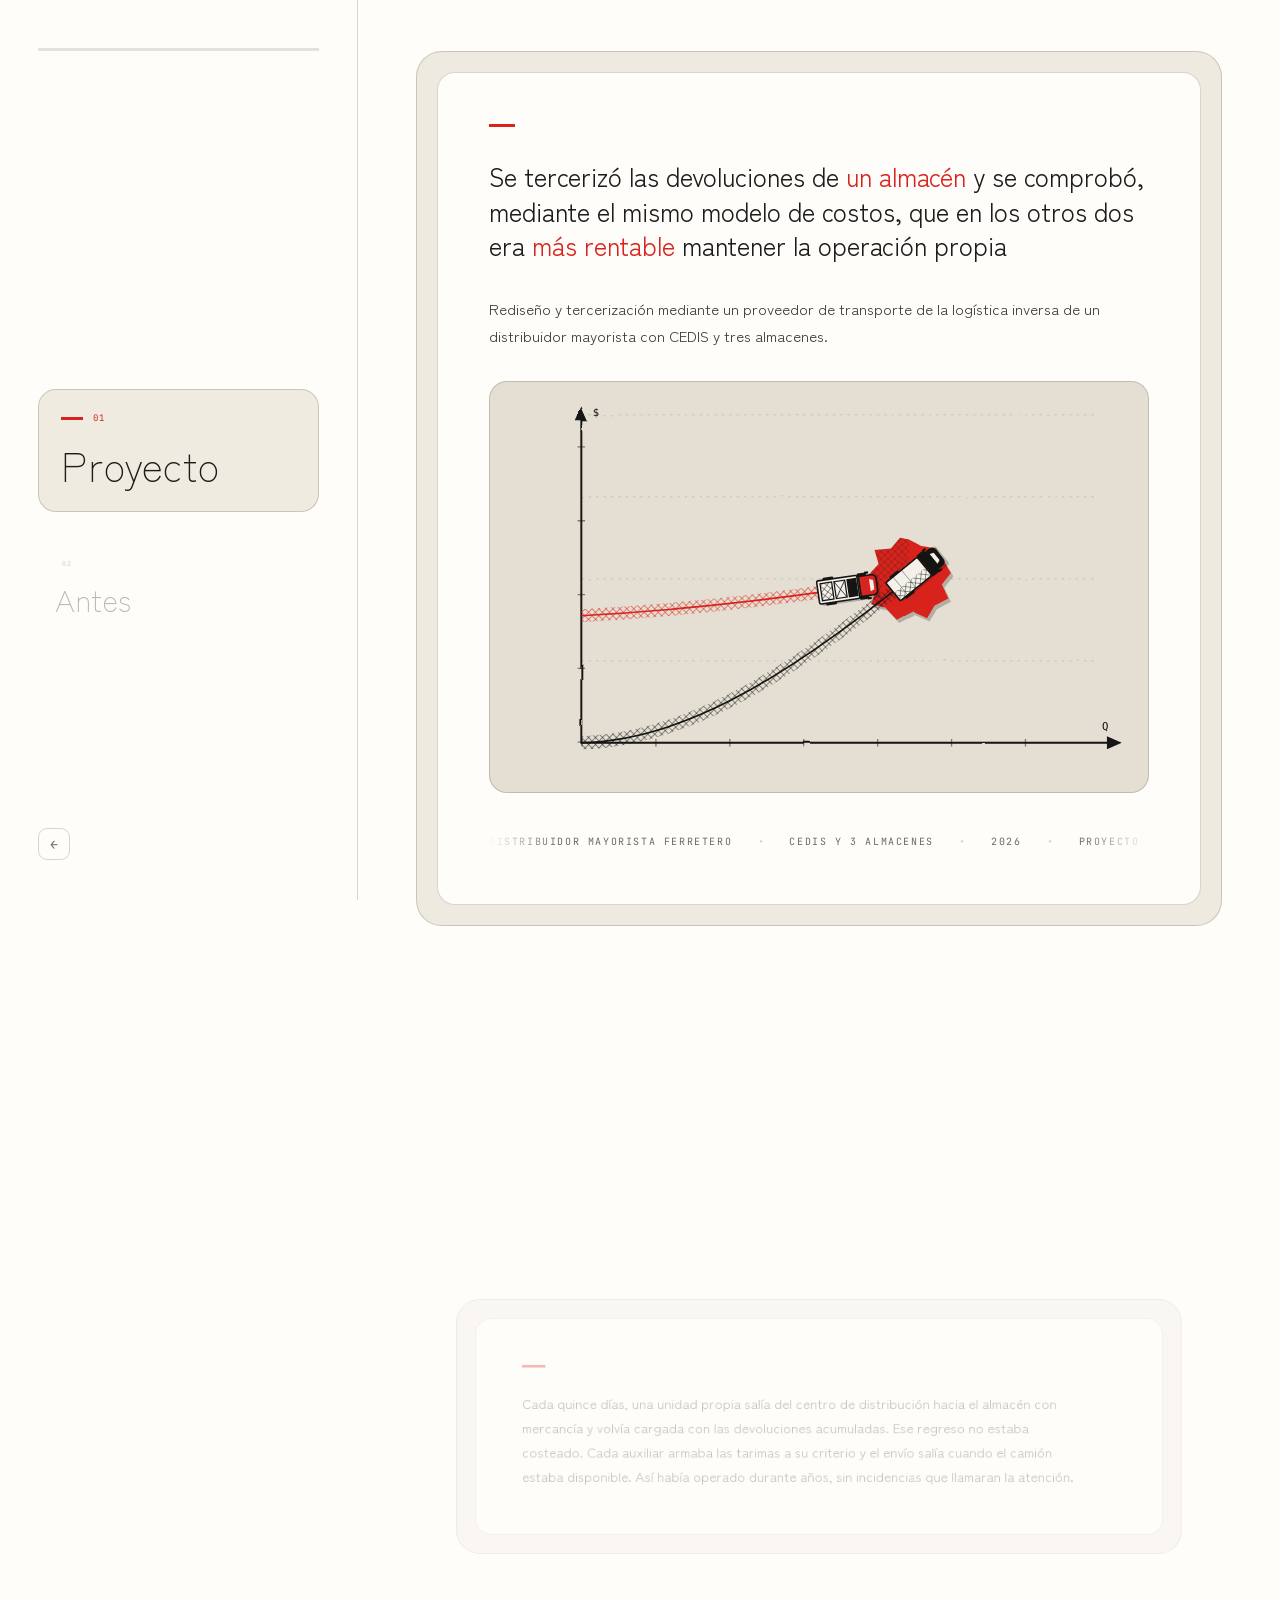
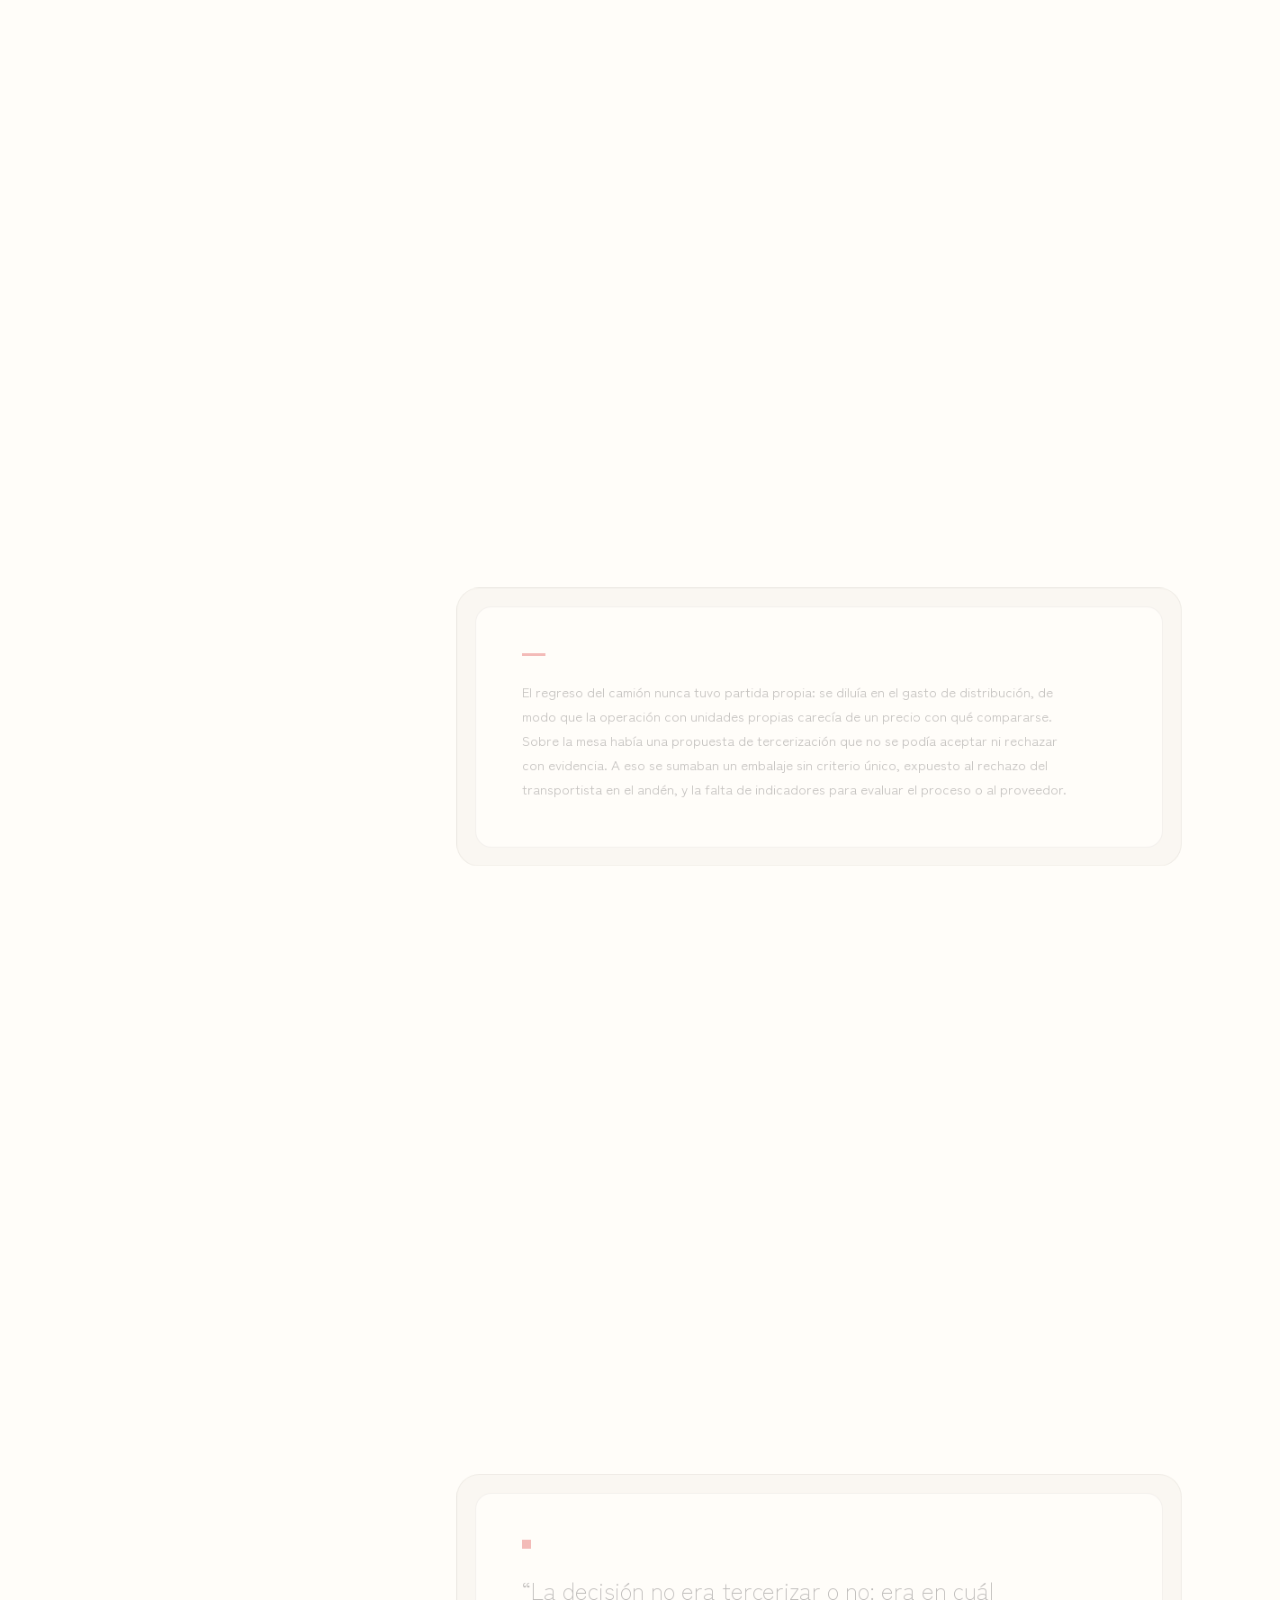
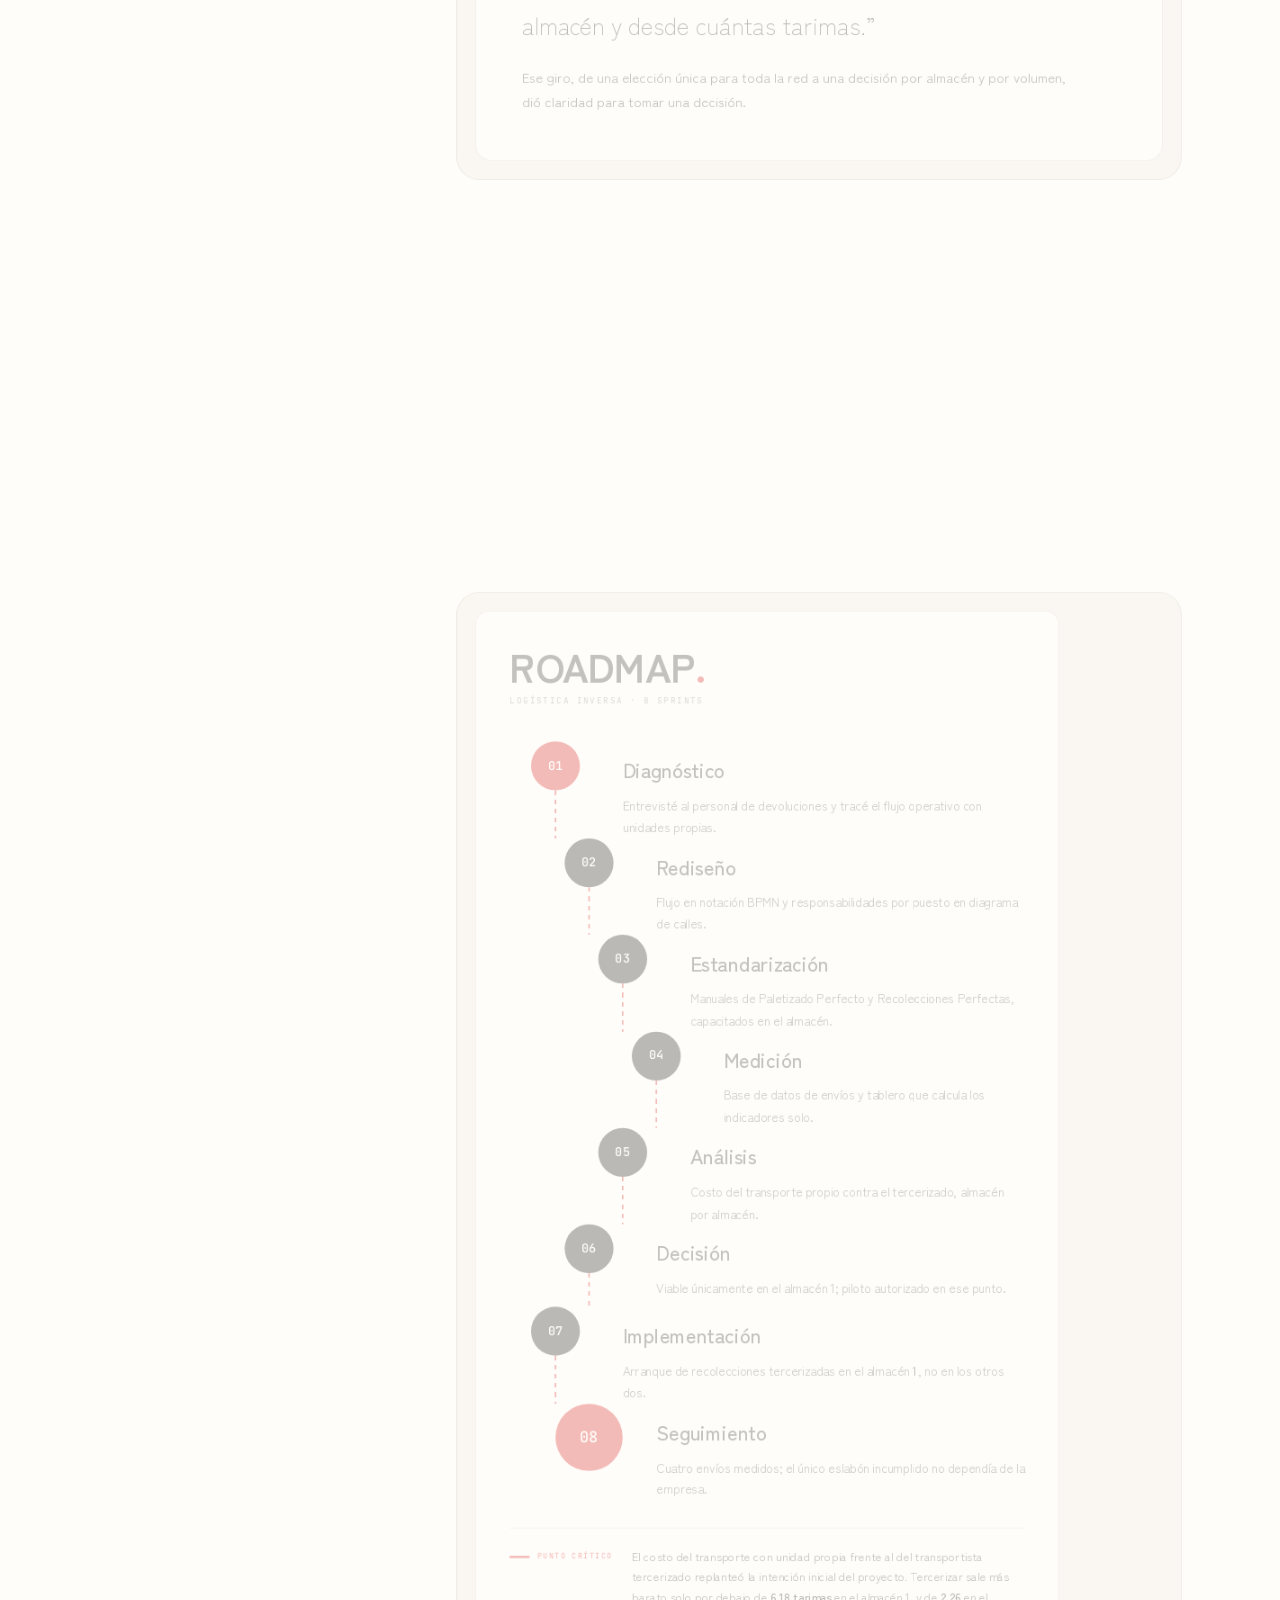
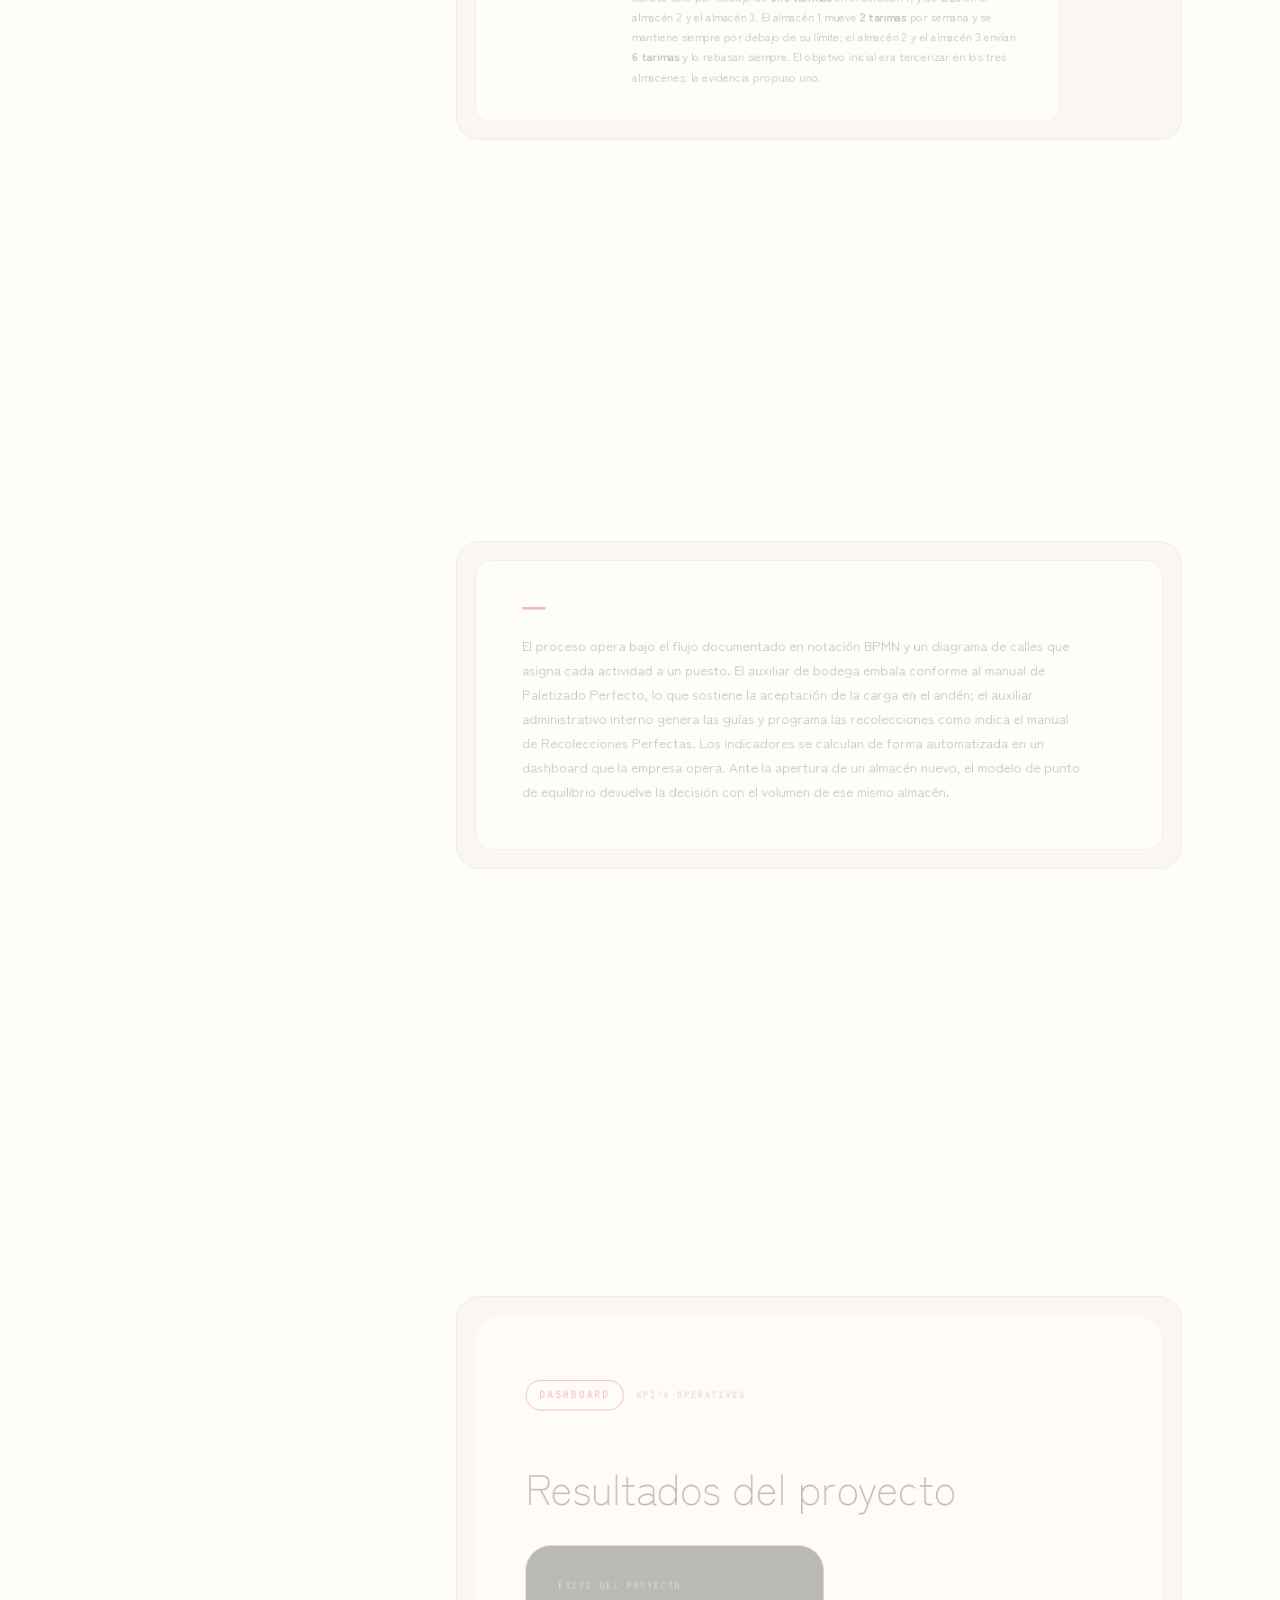
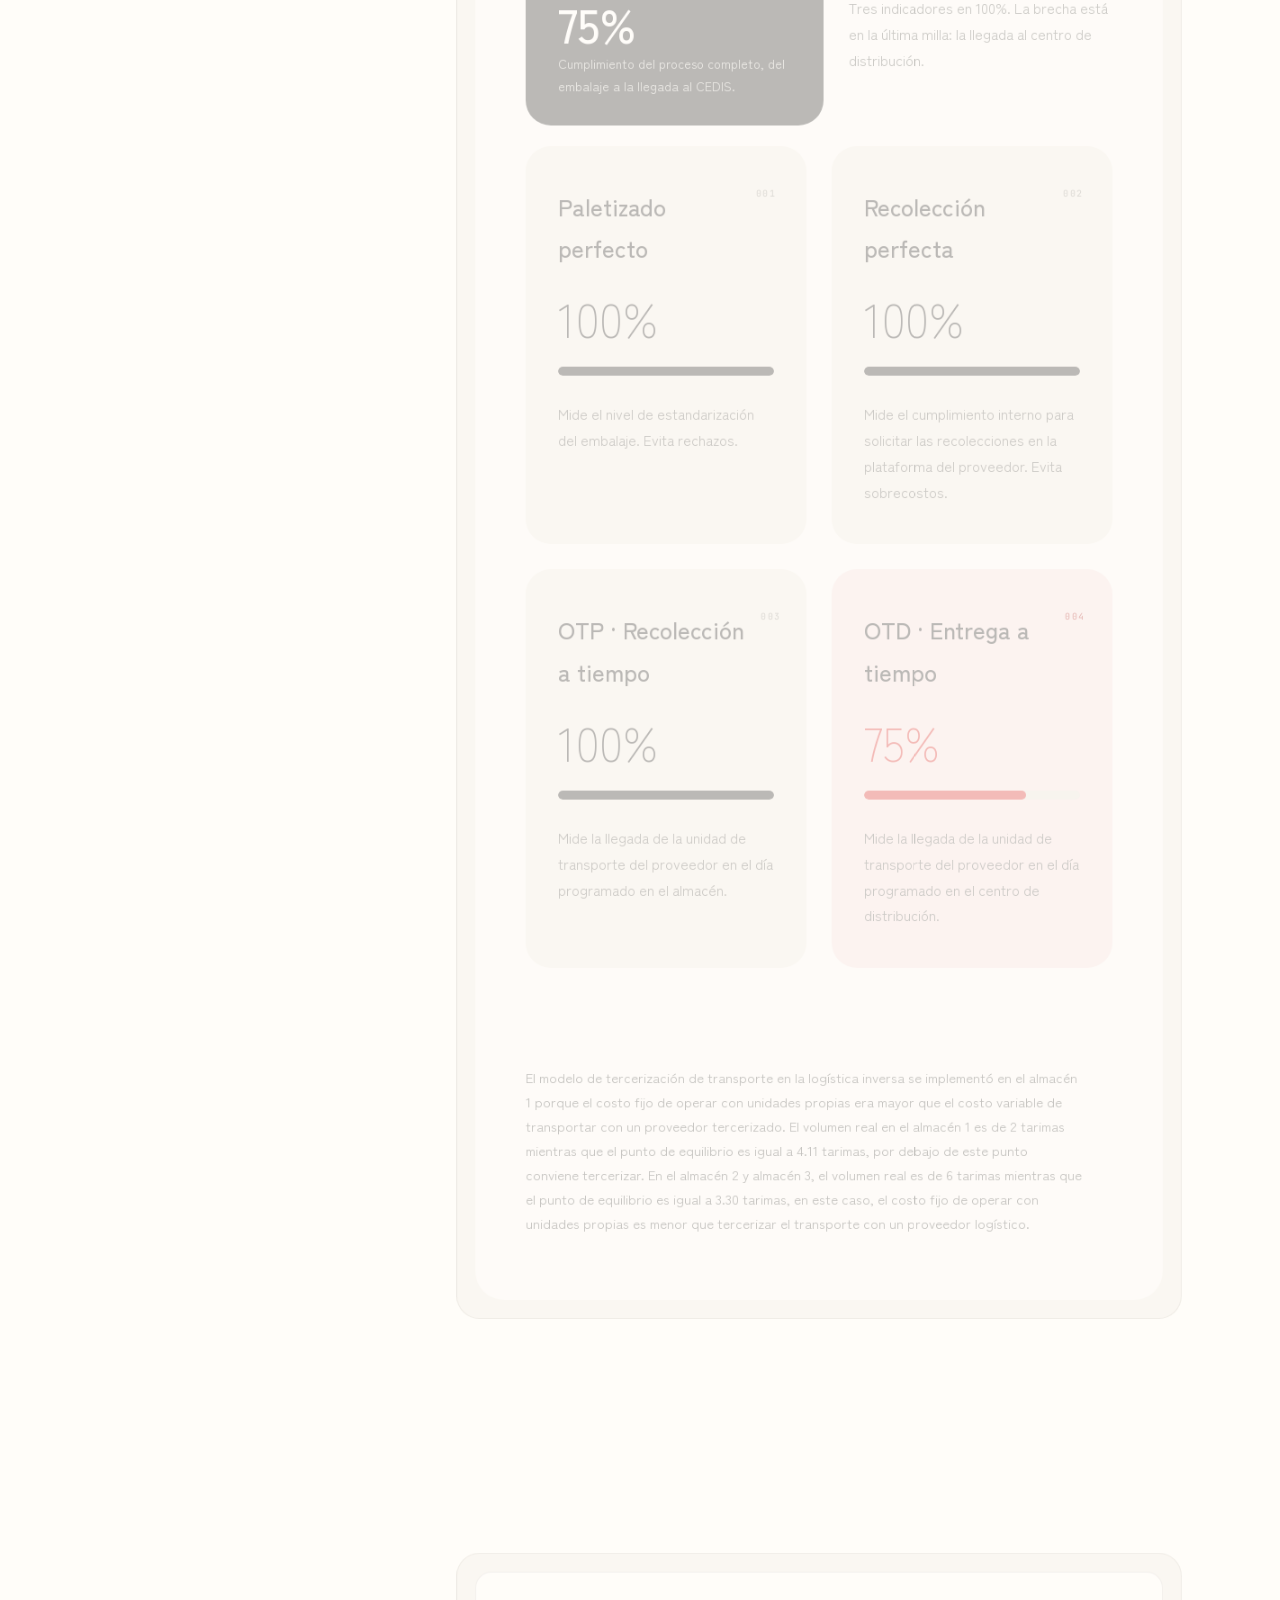
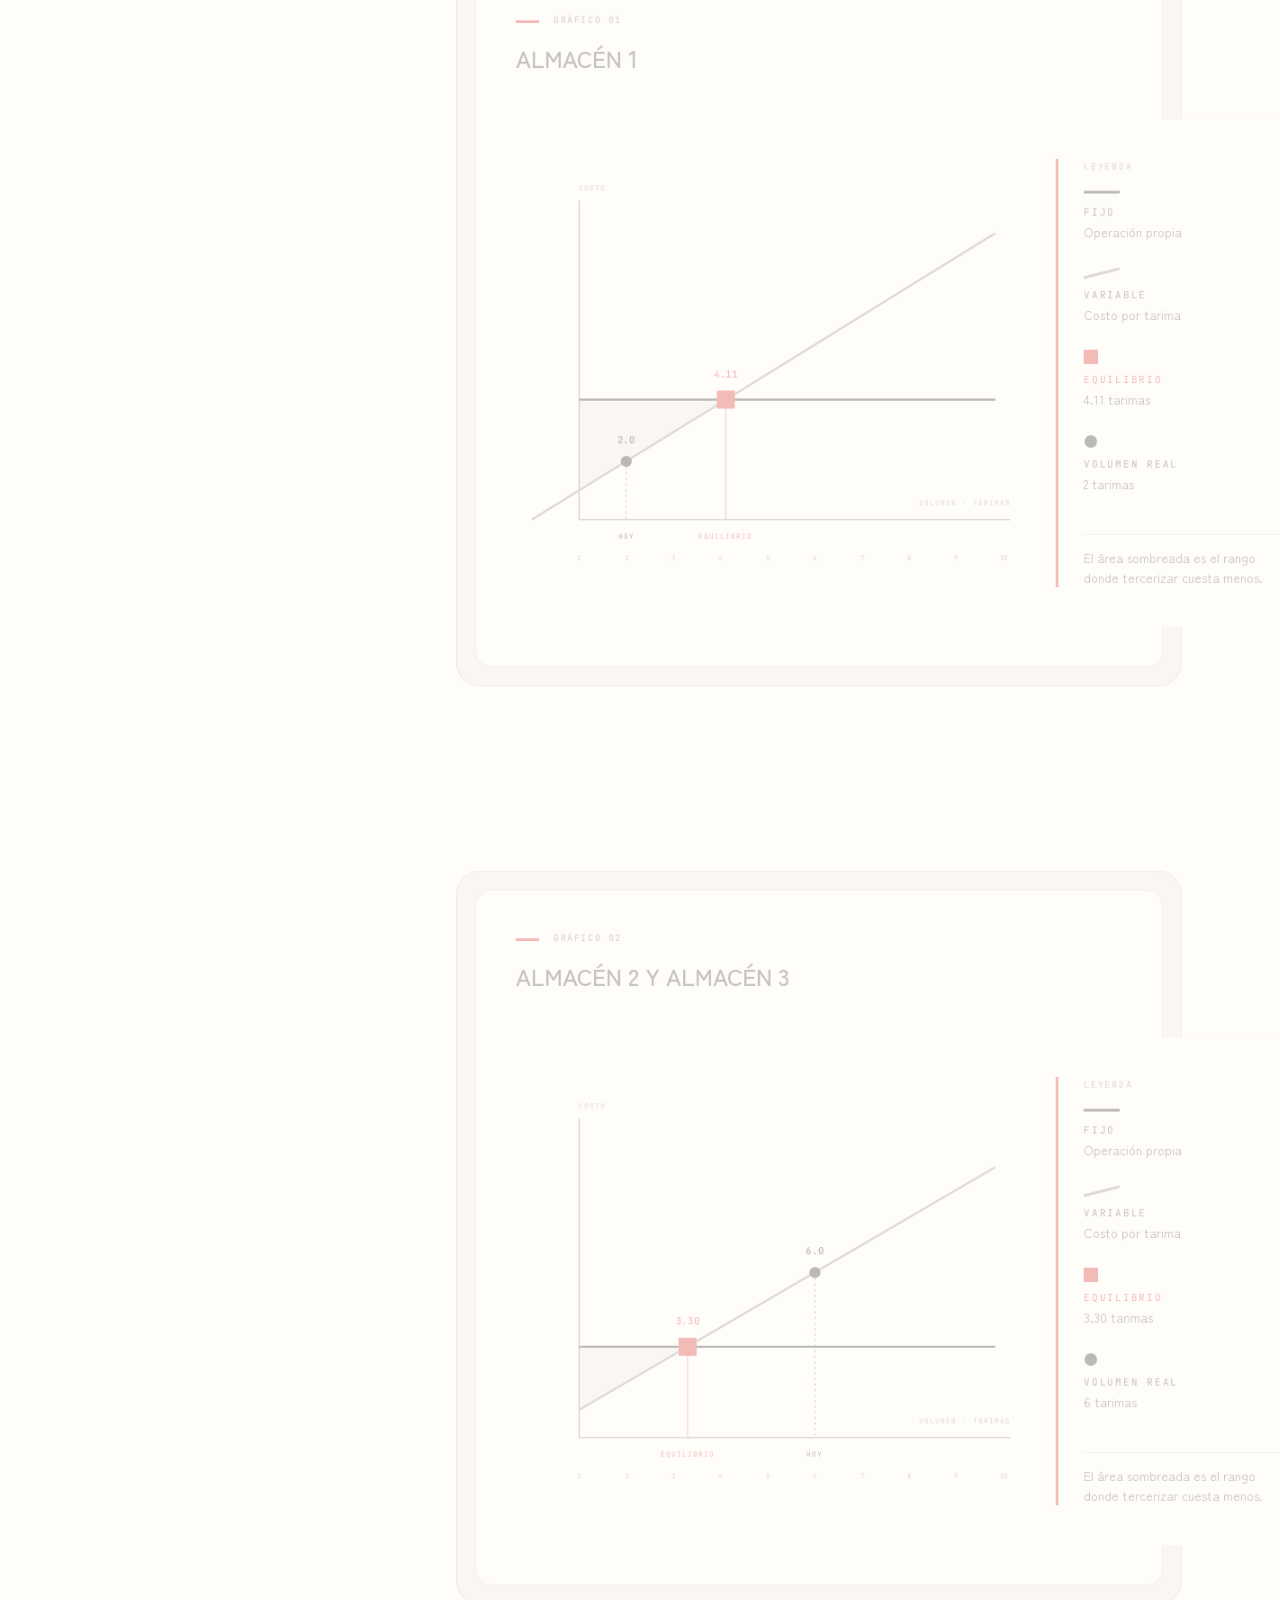
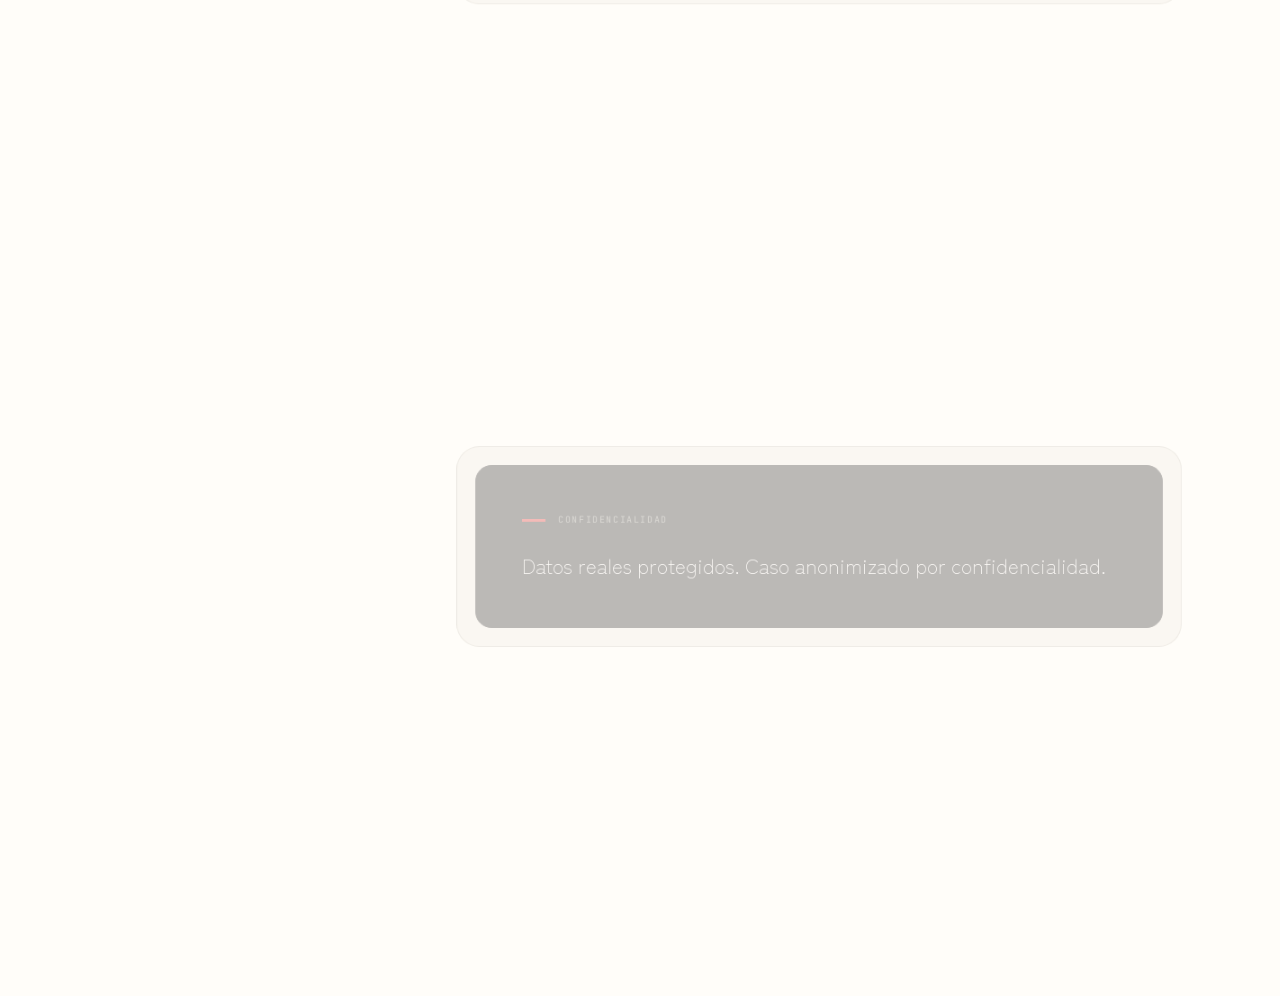
<file: LTL/index.html>
<!DOCTYPE html>
<html lang="es">
<head>
<meta charset="utf-8">
<meta name="viewport" content="width=device-width, initial-scale=1">
<title>Análisis e implementación del modelo LTL — Caso de estudio</title>
<meta name="description" content="Análisis de cambio de proveedor de transporte y de modelo de camión dedicado en un distribuidor mayorista ferretero del sureste.">
<link rel="preconnect" href="https://fonts.googleapis.com">
<link rel="preconnect" href="https://fonts.gstatic.com" crossorigin>
<link rel="stylesheet" href="https://fonts.googleapis.com/css2?family=Zen+Kaku+Gothic+New:wght@300;400;500;700&amp;family=JetBrains+Mono:wght@400;500&amp;display=swap">
<link rel="stylesheet" href="styles.css">
</head>
<body>

<div class="layout">

<aside class="rail">
  <div class="progress" data-progress><div class="progress__fill" data-progress-fill></div></div>

  <div class="stack" data-stack>
    <div class="slot slot--prev" data-slot="prev">
      <div class="slot__box">
        <div class="slot__meta"><span class="slot__bar" data-bar></span><span class="slot__num" data-num></span></div>
        <span class="slot__title" data-title></span>
      </div>
    </div>
    <div class="slot slot--main" data-slot="main">
      <div class="slot__box">
        <div class="slot__meta"><span class="slot__bar" data-bar></span><span class="slot__num" data-num></span></div>
        <h2 class="slot__title" data-title></h2>
      </div>
    </div>
    <div class="slot slot--next" data-slot="next">
      <div class="slot__box">
        <div class="slot__meta"><span class="slot__bar" data-bar></span><span class="slot__num" data-num></span></div>
        <span class="slot__title" data-title></span>
      </div>
    </div>
  </div>

  <div class="rail__foot">
    <button type="button" class="iconbtn" aria-label="Volver al inicio" data-top>&#8592;</button>
  </div>
</aside>

<main>

  <section class="block" data-block="1">
    <div class="card" data-card="1">
      <div class="sheet cover">
        <span class="rule"></span>
        <h1 class="cover__title">Se tercerizó las devoluciones de <span class="accent">un almacén</span> y se comprobó, mediante el mismo modelo de costos, que en los otros dos era  <span class="accent">más rentable</span> mantener la operación propia</h1>
        <p class="prose">Rediseño y tercerización mediante un proveedor de transporte de la logística inversa de un distribuidor mayorista con CEDIS y tres almacenes.</p>
        <figure class="art">
          <img src="../assets/svg/c-huellas-tinta.svg"
            alt="Ilustración animada del proyecto"
            data-art>
          <figcaption class="art__hint">Ilustración vectorial del proyecto</figcaption>
        </figure>
        <div class="ticker">
          <div class="ticker__track" data-ticker>
            <span>Distribuidor mayorista ferretero</span><span class="sep" aria-hidden="true">&bull;</span>
            <span>CEDIS y 3 almacenes</span><span class="sep" aria-hidden="true">&bull;</span>
            <span>2026</span><span class="sep" aria-hidden="true">&bull;</span>
            <span>Proyecto de Residencia Profesional</span><span class="sep" aria-hidden="true">&bull;</span>
            <span>Bajo el apoyo del Director de Transformación</span><span class="sep" aria-hidden="true">&bull;</span>
          </div>
        </div>
      </div>
    </div>
  </section>

  <section class="block" data-block="2">
    <div class="card" data-card="2">
      <div class="sheet">
        <span class="rule rule--lead"></span>
        <p class="prose">Cada quince días, una unidad propia salía del centro de distribución hacia el almacén con mercancía y volvía cargada con las devoluciones acumuladas. Ese regreso no estaba costeado. Cada auxiliar armaba las tarimas a su criterio y el envío salía cuando el camión estaba disponible. Así había operado durante años, sin incidencias que llamaran la atención.</p>
      </div>
    </div>
  </section>

  <section class="block" data-block="3">
    <div class="card" data-card="3">
      <div class="sheet">
        <span class="rule rule--lead"></span>
        <p class="prose">El regreso del camión nunca tuvo partida propia: se diluía en el gasto de distribución, de modo que la operación con unidades propias carecía de un precio con qué compararse. Sobre la mesa había una propuesta de tercerización que no se podía aceptar ni rechazar con evidencia. A eso se sumaban un embalaje sin criterio único, expuesto al rechazo del transportista en el andén, y la falta de indicadores para evaluar el proceso o al proveedor.</p>
      </div>
    </div>
  </section>

  <section class="block" data-block="4">
    <div class="card" data-card="4">
      <div class="sheet">
        <span class="dot"></span>
        <blockquote class="quote">
          <span>“La decisión no era tercerizar o no: era en cuál almacén y desde cuántas tarimas.”</span>
        </blockquote>
        <p class="prose prose--after">Ese giro, de una elección única para toda la red a una decisión por almacén y por volumen, dió claridad para tomar una decisión.</p>
      </div>
    </div>
  </section>

  <section class="block" data-block="5">
    <div class="card" data-card="5">
      <div class="fitbox">
        <div class="fittrack">
          <div class="sheet sheet--wide rm" data-fit="900">
           <div style="margin-bottom:44px">
            <h2 style="font-size:46px; font-weight:300; line-height:1.15; margin:0"></h2><h2 style="font-size: 52px; line-height: 1.05; margin: 0px; letter-spacing: -0.01em;">ROADMAP<span style="color: rgb(216, 35, 30);">.</span></h2>
            <div style="font-family:'JetBrains Mono', monospace; font-size:11px; letter-spacing:.16em; text-transform:uppercase; color:#8A8A80; margin-top:8px">LOGÍSTICA INVERSA · 8 SPRINTS</div>
          </div>

          <div style="display:flex; flex-direction:column">
            <div style="display:grid; grid-template-columns:120px 1fr; column-gap:28px; align-items:start">
              <div style="display:flex; flex-direction:column; align-items:center; align-self:stretch">
                <div style="width:64px; height:64px; border-radius:50%; background:#D8231E; color:#FFFDF9; display:flex; align-items:center; justify-content:center; font-family:'JetBrains Mono', monospace; font-size:16px; font-weight:500">01</div>
                <div style="width:2px; flex:1; min-height:44px; background:repeating-linear-gradient(#D8231E 0 6px, transparent 6px 12px)"></div>
              </div>
              <div style="max-width:520px; padding-top:14px">
                <div style="font-size:26px; font-weight:500">Diagnóstico</div>
                <p style="font-size:16px; line-height:1.8; color:#5A5A54; margin:8px 0 0">Entrevisté al personal de devoluciones y tracé el flujo operativo con unidades propias.</p>
              </div>
            </div>

            <div style="display:grid; grid-template-columns:120px 1fr; column-gap:28px; align-items:start; margin-left:44px">
              <div style="display:flex; flex-direction:column; align-items:center; align-self:stretch">
                <div style="width:64px; height:64px; border-radius:50%; background:#1C1C1A; color:#FFFDF9; display:flex; align-items:center; justify-content:center; font-family:'JetBrains Mono', monospace; font-size:16px; font-weight:500">02</div>
                <div style="width:2px; flex:1; min-height:44px; background:repeating-linear-gradient(#D8231E 0 6px, transparent 6px 12px)"></div>
              </div>
                <div style="max-width:520px; padding-top:14px">
                  <div style="font-size:26px; font-weight:500">Rediseño</div>
                  <p style="font-size:16px; line-height:1.8; color:#5A5A54; margin:8px 0 0">Flujo en notación BPMN y responsabilidades por puesto en diagrama de calles.</p>
                </div>
              </div>

            <div style="display:grid; grid-template-columns:120px 1fr; column-gap:28px; align-items:start; margin-left:88px">
              <div style="display:flex; flex-direction:column; align-items:center; align-self:stretch">
                <div style="width:64px; height:64px; border-radius:50%; background:#1C1C1A; color:#FFFDF9; display:flex; align-items:center; justify-content:center; font-family:'JetBrains Mono', monospace; font-size:16px; font-weight:500">03</div>
                <div style="width:2px; flex:1; min-height:44px; background:repeating-linear-gradient(#D8231E 0 6px, transparent 6px 12px)"></div>
              </div>
                <div style="max-width:476px; padding-top:14px">
                  <div style="font-size:26px; font-weight:500">Estandarización</div>
                  <p style="font-size:16px; line-height:1.8; color:#5A5A54; margin:8px 0 0">Manuales de Paletizado Perfecto y Recolecciones Perfectas, capacitados en el almacén.</p>
                </div>
              </div>

            <div style="display:grid; grid-template-columns:120px 1fr; column-gap:28px; align-items:start; margin-left:132px">
              <div style="display:flex; flex-direction:column; align-items:center; align-self:stretch">
                <div style="width:64px; height:64px; border-radius:50%; background:#1C1C1A; color:#FFFDF9; display:flex; align-items:center; justify-content:center; font-family:'JetBrains Mono', monospace; font-size:16px; font-weight:500">04</div>
                <div style="width:2px; flex:1; min-height:44px; background:repeating-linear-gradient(#D8231E 0 6px, transparent 6px 12px)"></div>
              </div>
              <div style="max-width:432px; padding-top:14px">
                <div style="font-size:26px; font-weight:500">Medición</div>
                <p style="font-size:16px; line-height:1.8; color:#5A5A54; margin:8px 0 0">Base de datos de envíos y tablero que calcula los indicadores solo.</p>
              </div>
            </div>
            <div style="display:grid; grid-template-columns:120px 1fr; column-gap:28px; align-items:start; margin-left:88px">
              <div style="display:flex; flex-direction:column; align-items:center; align-self:stretch">
                <div style="width:64px; height:64px; border-radius:50%; background:#1C1C1A; color:#FFFDF9; display:flex; align-items:center; justify-content:center; font-family:'JetBrains Mono', monospace; font-size:16px; font-weight:500">05</div>
                <div style="width:2px; flex:1; min-height:44px; background:repeating-linear-gradient(#D8231E 0 6px, transparent 6px 12px)"></div>
              </div>
              <div style="max-width:476px; padding-top:14px">
                <div style="font-size:26px; font-weight:500">Análisis</div>
                <p style="font-size:16px; line-height:1.8; color:#5A5A54; margin:8px 0 0">Costo del transporte propio contra el tercerizado, almacén por almacén.</p>
              </div>
            </div>
            <div style="display:grid; grid-template-columns:120px 1fr; column-gap:28px; align-items:start; margin-left:44px">
              <div style="display:flex; flex-direction:column; align-items:center; align-self:stretch">
                <div style="width:64px; height:64px; border-radius:50%; background:#1C1C1A; color:#FFFDF9; display:flex; align-items:center; justify-content:center; font-family:'JetBrains Mono', monospace; font-size:16px; font-weight:500">06</div>
                <div style="width:2px; flex:1; min-height:44px; background:repeating-linear-gradient(#D8231E 0 6px, transparent 6px 12px)"></div>
              </div>
              <div style="max-width:520px; padding-top:14px">
                <div style="font-size:26px; font-weight:500">Decisión</div>
                <p style="font-size:16px; line-height:1.8; color:#5A5A54; margin:8px 0 0">Viable únicamente en el almacén 1; piloto autorizado en ese punto.</p>
              </div>
            </div>
            <div style="display:grid; grid-template-columns:120px 1fr; column-gap:28px; align-items:start">
              <div style="display:flex; flex-direction:column; align-items:center; align-self:stretch">
                <div style="width:64px; height:64px; border-radius:50%; background:#1C1C1A; color:#FFFDF9; display:flex; align-items:center; justify-content:center; font-family:'JetBrains Mono', monospace; font-size:16px; font-weight:500">07</div>
                <div style="width:2px; flex:1; min-height:44px; background:repeating-linear-gradient(#D8231E 0 6px, transparent 6px 12px)"></div>
              </div>
              <div style="max-width:520px; padding-top:14px">
                <div style="font-size:26px; font-weight:500">Implementación</div>
                <p style="font-size:16px; line-height:1.8; color:#5A5A54; margin:8px 0 0">Arranque de recolecciones tercerizadas en el almacén 1, no en los otros dos.</p>
              </div>
            </div>
            <div style="display:grid; grid-template-columns:120px 1fr; column-gap:28px; align-items:start; margin-left:44px">
              <div style="display:flex; flex-direction:column; align-items:center; align-self:stretch">
                <div style="width:88px; height:88px; border-radius:50%; background:#D8231E; color:#FFFDF9; display:flex; align-items:center; justify-content:center; font-family:'JetBrains Mono', monospace; font-size:20px; font-weight:500">08</div>
              </div>
              <div style="max-width:520px; padding-top:14px">
                <div style="font-size:26px; font-weight:500">Seguimiento</div>
                <p style="font-size:16px; line-height:1.8; color:#5A5A54; margin:8px 0 0">Cuatro envíos medidos; el único eslabón incumplido no dependía de la empresa.</p>
              </div>
            </div>

            <div class="crit">
              <div class="crit__tag">
                <span class="rule"></span>
                <span class="mono mono--accent">Punto crítico</span>
              </div>
              <p class="crit__text">El costo del transporte con unidad propia frente al del transportista tercerizado replanteó la intención inicial del proyecto. Tercerizar sale más barato solo por debajo de <span class="figure">6.18 tarimas</span> en el almacén 1, y de <span class="figure">2.26</span> en el almacén 2 y el almacén 3. El almacén 1 mueve <span class="figure">2 tarimas</span> por semana y se mantiene siempre por debajo de su límite; el almacén 2 y el almacén 3 envían <span class="figure"> 6 tarimas</span> y lo rebasan siempre. El objetivo inicial era tercerizar en los tres almacenes: la evidencia propuso uno.</p>
            </div>
          </div>
        </div>
      </div>
    </div>
  </section>

  <section class="block" data-block="6">
    <div class="card" data-card="6">
      <div class="sheet">
        <span class="rule rule--lead"></span>
        <p class="prose">El proceso opera bajo el flujo documentado en notación BPMN y un diagrama de calles que asigna cada actividad a un puesto. El auxiliar de bodega embala conforme al manual de Paletizado Perfecto, lo que sostiene la aceptación de la carga en el andén; el auxiliar administrativo interno genera las guías y programa las recolecciones como indica el manual de Recolecciones Perfectas. Los indicadores se calculan de forma automatizada en un dashboard que la empresa opera. Ante la apertura de un almacén nuevo, el modelo de punto de equilibrio devuelve la decisión con el volumen de ese mismo almacén.</p>
      </div>
    </div>
  </section>

  <section class="block" data-block="7">
      <div class="card" data-card="7">
        <div id="1b" style="flex: 0 0 1020px; background: #FAF8F4; border-radius: 32px; padding: 72px 56px; display: flex; flex-direction: column; gap: 44px;">
          <div style="display: flex; align-items: baseline; gap: 14px;">
            <span style="font-family: 'JetBrains Mono', monospace; font-size: 11px; letter-spacing: .16em; color: #D8231E; border: 1px solid #D8231E; border-radius: 999px; padding: 6px 14px;">DASHBOARD</span>
            <span style="font-family: 'JetBrains Mono', monospace; font-size: 10px; letter-spacing: .16em; color: #8A8A80;">KPI's OPERATIVOS</span>
          </div>
           <div style="display: flex; align-items: flex-end; justify-content: space-between; gap: 44px; flex-wrap: wrap;">
            <div style="display: flex; flex-direction: column; gap: 8px;">
               <h2 style="margin: 0; font-size: 46px; font-weight: 300; color: #1C1C1A;">Resultados del proyecto</h2>
            </div>
            <div style="display: flex; align-items: center; gap: 28px; width: 931px; height: 158px">
              <div style="border-radius: 28px; background: #1C1C1A; padding: 36px 36px; display: flex; flex-direction: column; gap: 4px; min-width: 260px; width: 424px; height: 200px">
                <span style="font-family: 'JetBrains Mono', monospace; font-size: 10px; letter-spacing: .16em; color: #8A8A80;">ÉXITO DEL PROYECTO</span>
                 <span style="font-size: 52px; font-weight: 500; color: #FFFDF9; line-height: 1.1;">75%</span>
                <span style="font-size: 14px; line-height: 1.8; color: #C9C9C0;">Cumplimiento del proceso completo, del embalaje a la llegada al CEDIS.</span>
              </div>
               <p style="margin: 0; max-width: 600px; font-size: 16px; line-height: 1.8; color: #55554F; width: 400px; height: 89px">Tres indicadores en 100%. La brecha está en la última milla: la llegada al centro de distribución.</p>
             </div>
           </div>

           <div style="display: grid; grid-template-columns: repeat(2, minmax(0,1fr)); gap: 28px;">
            <div style="border-radius: 28px; background: #EFEADF; padding: 44px 36px; display: flex; flex-direction: column; gap: 28px; min-height: 260px">
              <div style="display: flex; align-items: flex-start; justify-content: space-between; gap: 14px;">
                <span style="font-size: 26px; font-weight: 500; color: #1C1C1A;">Paletizado perfecto</span>
                <span style="font-family: 'JetBrains Mono', monospace; font-size: 10px; letter-spacing: .16em; color: #8A8A80;">001</span>
              </div>
              <span style="font-size: 52px; font-weight: 300; color: #1C1C1A; line-height: 1;">100%</span>
              <div style="height: 10px; border-radius: 999px; background: #E4DFD2; overflow: hidden;"><div style="width: 100%; height: 100%; border-radius: 999px; background: #1C1C1A;"></div></div>
              <span style="font-size: 16px; line-height: 1.8; color: #55554F;">Mide el nivel de estandarización del embalaje. Evita rechazos.</span>
            </div>

            <div style="border-radius: 28px; background: #EFEADF; padding: 44px 36px; display: flex; flex-direction: column; gap: 28px; min-height: 260px;">
              <div style="display: flex; align-items: flex-start; justify-content: space-between; gap: 14px;">
                <span style="font-size: 26px; font-weight: 500; color: #1C1C1A;">Recolección perfecta</span>
                <span style="font-family: 'JetBrains Mono', monospace; font-size: 10px; letter-spacing: .16em; color: #8A8A80;">002</span>
              </div>
              <span style="font-size: 52px; font-weight: 300; color: #1C1C1A; line-height: 1;">100%</span>
              <div style="height: 10px; border-radius: 999px; background: #E4DFD2; overflow: hidden;"><div style="width: 100%; height: 100%; border-radius: 999px; background: #1C1C1A;"></div></div>
              <span style="font-size: 16px; line-height: 1.8; color: #55554F;">Mide el cumplimiento interno para solicitar las recolecciones en la plataforma del proveedor. Evita sobrecostos.</span>
            </div>

            <div style="border-radius: 28px; background: #EFEADF; padding: 44px 36px; display: flex; flex-direction: column; gap: 28px; min-height: 260px;">
              <div style="display: flex; align-items: flex-start; justify-content: space-between; gap: 14px;">
                <span style="font-size: 26px; font-weight: 500; color: #1C1C1A;">OTP · Recolección a tiempo</span>
                <span style="font-family: 'JetBrains Mono', monospace; font-size: 10px; letter-spacing: .16em; color: #8A8A80;">003</span>
              </div>
              <span style="font-size: 52px; font-weight: 300; color: #1C1C1A; line-height: 1;">100%</span>
              <div style="height: 10px; border-radius: 999px; background: #E4DFD2; overflow: hidden;"><div style="width: 100%; height: 100%; border-radius: 999px; background: #1C1C1A;"></div></div>
              <span style="font-size: 16px; line-height: 1.8; color: #55554F;">Mide la llegada de la unidad de transporte del proveedor en el día programado en el almacén.</span>
            </div>

            <div style="border-radius: 28px; background: #F6DDDB; padding: 44px 36px; display: flex; flex-direction: column; gap: 28px; min-height: 260px;">
              <div style="display: flex; align-items: flex-start; justify-content: space-between; gap: 14px;">
                <span style="font-size: 26px; font-weight: 500; color: #1C1C1A;">OTD · Entrega a tiempo</span>
                <span style="font-family: 'JetBrains Mono', monospace; font-size: 10px; letter-spacing: .16em; color: #A81813;">004</span>
              </div>
              <span style="font-size: 52px; font-weight: 300; color: #D8231E; line-height: 1;">75%</span>
              <div style="height: 10px; border-radius: 999px; background: #E4DFD2; overflow: hidden;"><div style="width: 75%; height: 100%; border-radius: 999px; background: #D8231E;"></div></div>
              <span style="font-size: 16px; line-height: 1.8; color: #55554F;">Mide la llegada de la unidad de transporte del proveedor en el día programado en el centro de distribución.</span>
            </div>
        </div>
        <p class="prose prose--close">El modelo de tercerización de transporte en la logística inversa se implementó en el almacén 1 porque el costo fijo de operar con unidades propias era mayor que el costo variable de transportar con un proveedor tercerizado. El volumen real en el almacén 1 es de 2 tarimas mientras que el punto de equilibrio es igual a 4.11 tarimas, por debajo de este punto conviene tercerizar. En el almacén 2 y almacén 3, el volumen real es de 6 tarimas mientras que el punto de equilibrio es igual a 3.30 tarimas, en este caso, el costo fijo de operar con unidades propias es menor que tercerizar el transporte con un proveedor logístico.</p>
      </div>
  </section>

  <section class="block" data-block="8">
    <div class="card" data-card="8">
      <div class="sheet sheet--wide">
        <div class="eyebrow">
          <span class="rule"></span>
          <span class="mono">Gráfico 01</span>
        </div>
        <h2 style="font-size: 26px; font-weight: 500; margin: 0 0 44px; text-transform: uppercase">Almacén 1</h2>
      
        <div id="1c" style="width: 880px; padding: 44px; padding-left: 1px; padding-right: 20px; display: grid; grid-template-columns: 1fr 260px; gap: 44px; align-items: start; background-color: var(--papel)">
            <div>
              <svg viewBox="0 0 720 600" style="width: 100%; height: auto; display: block; overflow: visible;">
                <path d="M90 478 L301.5 347 L90 347 Z" fill="var(--lino)"></path>
                <line x1="90" y1="60" x2="90" y2="520" stroke="#1C1C1A" stroke-width="1"></line>
                <line x1="90" y1="520" x2="712" y2="520" stroke="#1C1C1A" stroke-width="1"></line>

                <line x1="90" y1="347" x2="690" y2="347" stroke="#1C1C1A" stroke-width="3"></line>
                <line x1="22" y1="520" x2="690" y2="107" stroke="#8A8A80" stroke-width="3"></line>

                <line x1="301.5" y1="347" x2="301.5" y2="520" stroke="#D8231E" stroke-width="1"></line>
                <rect x="288.5" y="334" width="26" height="26" fill="#D8231E"></rect>
                <text x="301.5" y="315" text-anchor="middle" font-family="'JetBrains Mono', monospace" font-size="14" font-weight="500" fill="#D8231E">4.11</text>
                <text x="301.5" y="548" text-anchor="middle" font-family="'JetBrains Mono', monospace" font-size="10" letter-spacing="2" fill="#D8231E">EQUILIBRIO</text>

                <circle cx="158" cy="436" r="8" fill="#1C1C1A"></circle>
                <line x1="158" y1="436" x2="158" y2="520" stroke="#1C1C1A" stroke-width="1" stroke-dasharray="3 5"></line>
                <text x="158" y="410" text-anchor="middle" font-family="'JetBrains Mono', monospace" font-size="14" font-weight="500" fill="#1C1C1A">2.0</text>
                <text x="158" y="548" text-anchor="middle" font-family="'JetBrains Mono', monospace" font-size="10" letter-spacing="2" fill="#1C1C1A">HOY</text>

                <text x="90" y="46" font-family="'JetBrains Mono', monospace" font-size="10" letter-spacing="2" fill="#8A8A80">COSTO</text>
                <text x="712" y="500" text-anchor="end" font-family="'JetBrains Mono', monospace" font-size="10" letter-spacing="2" fill="#8A8A80">VOLUMEN · TARIMAS</text>
                <g font-family="'JetBrains Mono', monospace" font-size="10" fill="#8A8A80" text-anchor="middle">
                  <text x="90" y="578">1</text><text x="158" y="578">2</text><text x="226" y="578">3</text><text x="294" y="578">4</text><text x="362" y="578">5</text>
                  <text x="430" y="578">6</text><text x="498" y="578">7</text><text x="566" y="578">8</text><text x="634" y="578">9</text><text x="702" y="578">10</text>
                </g>
              </svg>
            </div>

            <div style="border-left: 3px solid #D8231E; padding-left: 28px; padding-right: 2px;">
              <div style="font-family: 'JetBrains Mono', monospace; font-size: 10px; letter-spacing: .18em; color: #8A8A80; margin-bottom: 14px;">LEYENDA</div>
              <div style="display: grid; gap: 28px;">
               <div>
                <svg width="40" height="10" style="display: block; margin-bottom: 8px;"><line x1="0" y1="5" x2="40" y2="5" stroke="#1C1C1A" stroke-width="3"></line></svg>
                <div style="font-family: 'JetBrains Mono', monospace; font-size: 11px; letter-spacing: .16em;">FIJO</div>
                <div style="font-size: 14px; line-height: 1.6; color: #3A3A36;">Operación propia</div>
              </div>
              <div>
                <svg width="40" height="14" style="display: block; margin-bottom: 8px;"><line x1="0" y1="12" x2="40" y2="2" stroke="#8A8A80" stroke-width="3"></line></svg>
                <div style="font-family: 'JetBrains Mono', monospace; font-size: 11px; letter-spacing: .16em;">VARIABLE</div>
                <div style="font-size: 14px; line-height: 1.6; color: #3A3A36;">Costo por tarima</div>
              </div>
              <div>
                <svg width="16" height="16" style="display: block; margin-bottom: 8px;"><rect width="16" height="16" fill="#D8231E"></rect></svg>
                <div style="font-family: 'JetBrains Mono', monospace; font-size: 11px; letter-spacing: .16em; color: #D8231E;">EQUILIBRIO</div>
                <div style="font-size: 14px; line-height: 1.6; color: #3A3A36;">4.11 tarimas</div>
              </div>
              <div>
                <svg width="16" height="16" style="display: block; margin-bottom: 8px;"><circle cx="8" cy="8" r="7" fill="#1C1C1A"></circle></svg>
                <div style="font-family: 'JetBrains Mono', monospace; font-size: 11px; letter-spacing: .16em;">VOLUMEN REAL</div>
                <div style="font-size: 14px; line-height: 1.6; color: #3A3A36;">2 tarimas</div>
              </div>
              </div>
            <div style="margin-top: 44px; padding-top: 14px; border-top: 1px solid rgba(28,28,26,.18); font-size: 14px; line-height: 1.6; color: #3A3A36;">El área sombreada es el rango donde tercerizar cuesta menos.</div>
          </div>
        </div>
      </div>
    </div>
  </section>

  <section class="block" data-block="9">
    <div class="card" data-card="9">
      <div class="sheet sheet--wide">
        <div class="eyebrow">
          <span class="rule"></span>
          <span class="mono">Gráfico 02</span>
        </div>
        <h2 style="font-size: 26px; font-weight: 500; margin: 0 0 44px; text-transform: uppercase">Almacén 2 y Almacén 3</h2>


        <div id="1c" style="width: 880px; padding: 44px; padding-left: 1px; padding-right: 20px; display: grid; grid-template-columns: 1fr 260px; gap: 44px; align-items: start; background-color: var(--papel)">
          <div>
            <svg viewBox="0 0 720 600" style="width: 100%; height: auto; display: block; overflow: visible;">
              <path d="M90 480 L246.4 389 L90 389 Z" fill="var(--lino)"></path>
              <line x1="90" y1="60" x2="90" y2="520" stroke="#1C1C1A" stroke-width="1"></line>
              <line x1="90" y1="520" x2="712" y2="520" stroke="#1C1C1A" stroke-width="1"></line>

              <line x1="90" y1="389" x2="690" y2="389" stroke="#1C1C1A" stroke-width="3"></line>
              <line x1="90" y1="480" x2="690" y2="130" stroke="#8A8A80" stroke-width="3"></line>

              <line x1="246.4" y1="389" x2="246.4" y2="520" stroke="#D8231E" stroke-width="1"></line>
              <rect x="233.4" y="376" width="26" height="26" fill="#D8231E"></rect>
              <text x="246.4" y="357" text-anchor="middle" font-family="'JetBrains Mono', monospace" font-size="14" font-weight="500" fill="#D8231E">3.30</text>
              <text x="246.4" y="548" text-anchor="middle" font-family="'JetBrains Mono', monospace" font-size="10" letter-spacing="2" fill="#D8231E">EQUILIBRIO</text>

              <circle cx="430" cy="282" r="8" fill="#1C1C1A"></circle>
              <line x1="430" y1="282" x2="430" y2="520" stroke="#1C1C1A" stroke-width="1" stroke-dasharray="3 5"></line>
              <text x="430" y="256" text-anchor="middle" font-family="'JetBrains Mono', monospace" font-size="14" font-weight="500" fill="#1C1C1A">6.0</text>
              <text x="430" y="548" text-anchor="middle" font-family="'JetBrains Mono', monospace" font-size="10" letter-spacing="2" fill="#1C1C1A">HOY</text>

              <text x="90" y="46" font-family="'JetBrains Mono', monospace" font-size="10" letter-spacing="2" fill="#8A8A80">COSTO</text>
              <text x="712" y="500" text-anchor="end" font-family="'JetBrains Mono', monospace" font-size="10" letter-spacing="2" fill="#8A8A80">VOLUMEN · TARIMAS</text>
              <g font-family="'JetBrains Mono', monospace" font-size="10" fill="#8A8A80" text-anchor="middle">
              <text x="90" y="578">1</text><text x="158" y="578">2</text><text x="226" y="578">3</text><text x="294" y="578">4</text><text x="362" y="578">5</text>
              <text x="430" y="578">6</text><text x="498" y="578">7</text><text x="566" y="578">8</text><text x="634" y="578">9</text><text x="702" y="578">10</text>
              </g>
            </svg>
          </div>

          <div style="border-left: 3px solid #D8231E; padding-left: 28px;">
            <div style="font-family: 'JetBrains Mono', monospace; font-size: 10px; letter-spacing: .18em; color: #8A8A80; margin-bottom: 14px;">LEYENDA</div>
            <div style="display: grid; gap: 28px;">
              <div>
                <svg width="40" height="10" style="display: block; margin-bottom: 8px;"><line x1="0" y1="5" x2="40" y2="5" stroke="#1C1C1A" stroke-width="3"></line></svg>
                <div style="font-family: 'JetBrains Mono', monospace; font-size: 11px; letter-spacing: .16em;">FIJO</div>
                <div style="font-size: 14px; line-height: 1.6; color: #3A3A36;">Operación propia</div>
              </div>
              <div>
                <svg width="40" height="14" style="display: block; margin-bottom: 8px;"><line x1="0" y1="12" x2="40" y2="2" stroke="#8A8A80" stroke-width="3"></line></svg>
                <div style="font-family: 'JetBrains Mono', monospace; font-size: 11px; letter-spacing: .16em;">VARIABLE</div>
                <div style="font-size: 14px; line-height: 1.6; color: #3A3A36;">Costo por tarima</div>
              </div>
              <div>
                <svg width="16" height="16" style="display: block; margin-bottom: 8px;"><rect width="16" height="16" fill="#D8231E"></rect></svg>
                <div style="font-family: 'JetBrains Mono', monospace; font-size: 11px; letter-spacing: .16em; color: #D8231E;">EQUILIBRIO</div>
                <div style="font-size: 14px; line-height: 1.6; color: #3A3A36;">3.30 tarimas</div>
              </div>
              <div>
                <svg width="16" height="16" style="display: block; margin-bottom: 8px;"><circle cx="8" cy="8" r="7" fill="#1C1C1A"></circle></svg>
                <div style="font-family: 'JetBrains Mono', monospace; font-size: 11px; letter-spacing: .16em;">VOLUMEN REAL</div>
                <div style="font-size: 14px; line-height: 1.6; color: #3A3A36;">6 tarimas</div>
              </div>
            </div>
            <div style="margin-top: 44px; padding-top: 14px; border-top: 1px solid rgba(28,28,26,.18); font-size: 14px; line-height: 1.6; color: #3A3A36;">El área sombreada es el rango donde tercerizar cuesta menos.</div>
          </div>
        </div>          
      </div>
    </div>
  </section>

  <section class="block" data-block="10">
    <div class="card" data-card="10">
      <div class="sheet sheet--dark">
        <div class="conf__meta">
          <span class="rule"></span>
          <span class="mono mono--soft">Confidencialidad</span>
        </div>
        <p class="conf__text">Datos reales protegidos. Caso anonimizado por confidencialidad.</p>
      </div>
    </div>
  </section>

</main>
</div>

<script src="app.js"></script>
</body>
</html>
</file>
<file: FTL/styles.css>
/* Caso de estudio — hoja única. Tokens del sistema Portafolio (solo los usados). */

:root {
  --papel: #FFFDF9;
  --crema: #FAF8F4;
  --lino: #EFEADF;
  --lino-profundo: #E4DFD2;
  --gris-1: #8A8A80;
  --gris-2: #6A6A61;
  --gris-4: #3A3A36;
  --gris-6: #1C1C1A;
  --accent: #D8231E;
  --accent-hover: #A81813;

  --surface-alt: var(--crema);
  --surface-footer: var(--gris-6);
  --text-title: var(--gris-6);
  --text-body: var(--gris-4);
  --text-meta: var(--gris-2);
  --text-disabled: var(--gris-1);
  --text-invert: var(--papel);
  --border: rgba(28, 28, 26, .18);
  --border-strong: var(--gris-6);

  --font-sans: "Zen Kaku Gothic New", system-ui, sans-serif;
  --font-mono: "JetBrains Mono", ui-monospace, monospace;
  --weight-light: 300;
  --weight-regular: 400;
  --weight-medium: 500;

  --text-d2: 46px;      --leading-d2: 1.16;
  --text-h2: 26px;
  --text-h3: 23px;      --leading-h3: 1.28;
  --text-metric: 42px;  --leading-metric: 1;
  --text-body-size: 16px; --leading-body: 1.8;
  --text-mono-s: 10px;
  --tracking-display: .005em;
  --tracking-mono: .16em;
  --tracking-mono-tight: .14em;

  --space-1: 4px;
  --space-3: 14px;
  --space-4: 28px;
  --space-5: 44px;
  --space-6: 72px;
}

*, *::before, *::after { box-sizing: border-box; }
html { scroll-behavior: smooth; }
html.snap { scroll-snap-type: y proximity; }
html.snap .block { scroll-snap-align: start; }
body {
  margin: 0;
  background: var(--papel);
  color: var(--text-body);
  font-family: var(--font-sans);
  font-size: var(--text-body-size);
  line-height: var(--leading-body);
  -webkit-font-smoothing: antialiased;
}
h1, h2, p, dl, dd, blockquote, figure { margin: 0; }
a { color: var(--accent); text-decoration: none; }
a:hover { color: var(--accent-hover); }
img, svg { display: block; max-width: 100%; }

/* ---------- estructura ---------- */

.layout {
  display: grid;
  grid-template-columns: minmax(320px, 28%) minmax(0, 1fr);
  align-items: start;
}

.rail {
  position: sticky;
  top: 0;
  height: 100vh;
  overflow: hidden;
  padding: 48px var(--space-5);
  border-right: 1px solid var(--border);
  background: var(--papel);
  display: flex;
  flex-direction: column;
  justify-content: center;
  z-index: 2;
}
.progress {
  position: absolute;
  left: var(--space-5);
  right: var(--space-5);
  top: 48px;
  height: 3px;
  background: rgba(28, 28, 26, .12);
}
.progress__fill {
  position: absolute;
  left: 0;
  top: 0;
  height: 3px;
  width: 0;
  background: var(--accent);
  transition: width 120ms linear;
}

.stack { flex: none; display: flex; flex-direction: column; gap: var(--space-3); }
.slot { transform-origin: left center; }
.slot--prev, .slot--next { opacity: 0; }
.slot__box { border: 1px solid transparent; border-radius: 18px; padding: 22px; }
.slot--main .slot__box { border-color: var(--border); background: var(--lino); }
.slot__meta { display: flex; align-items: center; gap: 10px; margin-bottom: 16px; }
.slot__bar { width: 0; height: 3px; background: var(--accent); display: block; flex: none; }
.slot--main .slot__bar { width: 22px; }
.slot__num {
  font-family: var(--font-mono);
  font-size: 9px;
  line-height: 1.5;
  letter-spacing: .1em;
  text-transform: uppercase;
  color: var(--text-meta);
}
.slot--main .slot__num { color: var(--accent); }
.slot__title {
  display: block;
  font-size: var(--text-d2);
  font-weight: var(--weight-light);
  line-height: var(--leading-d2);
  letter-spacing: var(--tracking-display);
  color: var(--text-title);
  text-wrap: pretty;
}

.rail__foot { position: absolute; left: var(--space-5); bottom: 40px; }
.iconbtn {
  width: 32px;
  height: 32px;
  border-radius: 9px;
  display: inline-flex;
  align-items: center;
  justify-content: center;
  background: transparent;
  border: 1px solid var(--border);
  color: var(--text-meta);
  font-family: var(--font-mono);
  font-size: 13px;
  line-height: 1;
  padding: 0;
  cursor: pointer;
  transition: color 120ms linear, border-color 120ms linear;
}
.iconbtn:hover { border-color: var(--accent); color: var(--accent); }

.block {
  min-height: 100vh;
  display: flex;
  align-items: center;
  padding: 56px 64px;
}
.card {
  width: 100%;
  background: var(--lino);
  border: 1px solid var(--border);
  border-radius: 26px;
  padding: var(--space-3);
  transform-origin: center center;
  will-change: transform, opacity;
}
.sheet {
  width: 100%;
  background: var(--papel);
  border: 1px solid var(--border);
  border-radius: 18px;
  padding: 56px;
}
.sheet--wide { padding: var(--space-5); }
.sheet--crema { background: var(--crema); }
.sheet--dark { background: var(--surface-footer); border-color: var(--surface-footer); }
.fitbox { width: 100%; overflow: hidden; }

/* ---------- átomos ---------- */

.rule { display: block; width: 26px; height: 3px; background: var(--accent); flex: none; }
.rule--lead { margin-bottom: var(--space-4); }
.dot { display: block; width: 10px; height: 10px; background: var(--accent); margin-bottom: var(--space-4); }
.accent { color: var(--accent); }
.figure { color: var(--text-title); font-weight: var(--weight-medium); }
.mono {
  font-family: var(--font-mono);
  font-size: var(--text-mono-s);
  letter-spacing: var(--tracking-mono);
  text-transform: uppercase;
  color: var(--text-meta);
}
.mono--tight { letter-spacing: var(--tracking-mono-tight); }
.mono--accent { color: var(--accent); white-space: nowrap; }
.mono--soft { color: var(--text-disabled); }
.prose {
  max-width: 620px;
  font-size: var(--text-body-size);
  line-height: var(--leading-body);
  color: var(--text-body);
  text-wrap: pretty;
}
.prose--after { margin-top: var(--space-4); }
.prose--close { margin-top: var(--space-6); }
.eyebrow { display: flex; align-items: baseline; gap: 16px; margin-bottom: 10px; }

/* ---------- 01 portada ---------- */

.cover { display: flex; flex-direction: column; gap: 32px; }
.cover__title {
  max-width: 900px;
  font-size: var(--text-h2);
  font-weight: var(--weight-regular);
  line-height: 1.35;
  color: var(--text-title);
  text-wrap: pretty;
}
.art {
  position: relative;
  width: 100%;
  height: 100%;
  aspect-ratio: 16 / 10;
  border: 1px solid var(--border);
  border-radius: 18px;
  overflow: hidden;
  background-color: var(--lino-profundo);
  background-image: repeating-linear-gradient(45deg, rgba(28, 28, 26, .07) 0 1px, transparent 1px 9px);
  display: flex;
  align-items: center;
  justify-content: center;
}
.art img { width: 100%; height: 100%; object-fit: contain; }
.art__hint {
  position: absolute;
  left: 50%;
  top: 50%;
  transform: translate(-50%, -50%);
  font-family: var(--font-mono);
  font-size: var(--text-mono-s);
  letter-spacing: var(--tracking-mono);
  text-transform: uppercase;
  color: var(--text-meta);
}
.art.has-art { background-image: none; }
.art.has-art .art__hint { display: none; }

.ticker {
  width: 100%;
  overflow: hidden;
  white-space: nowrap;
  mask-image: linear-gradient(to right, transparent, #000 10%, #000 90%, transparent);
  -webkit-mask-image: linear-gradient(to right, transparent, #000 10%, #000 90%, transparent);
  animation: fichaIn 420ms ease-out both 120ms;
}
.ticker__track {
  display: inline-flex;
  align-items: center;
  width: max-content;
  animation: fichaTicker 40s linear infinite;
  will-change: transform;
}
.ticker:hover .ticker__track { animation-play-state: paused; }
.ticker span {
  font-family: var(--font-mono);
  font-size: var(--text-mono-s);
  line-height: 1.6;
  letter-spacing: var(--tracking-mono);
  text-transform: uppercase;
  color: var(--text-meta);
  padding-right: var(--space-4);
}
.ticker .sep { color: var(--border); letter-spacing: 0; }

@keyframes fichaIn { from { opacity: 0; transform: translateX(22px); } to { opacity: 1; transform: none; } }
@keyframes fichaTicker { from { transform: translate3d(0, 0, 0); } to { transform: translate3d(-50%, 0, 0); } }

/* ---------- 04 cita ---------- */

.quote { max-width: 620px; display: flex; flex-direction: column; gap: var(--space-3); }
.quote span {
  font-size: 26px;
  font-weight: var(--weight-light);
  line-height: 1.5;
  color: var(--text-title);
  text-wrap: pretty;
}

/* ---------- 05 roadmap ---------- */

.rm { width: 900px; transform-origin: top center; }
.rm__head { display: flex; align-items: baseline; gap: 18px; margin-bottom: 40px; }
.rm__headtitle { font-size: var(--text-h3); font-weight: var(--weight-regular); color: var(--text-title); }
.rm__grid {
  max-width: 1040px;
  margin: 0 auto;
  display: grid;
  grid-template-columns: 1fr 90px 1fr;
  grid-template-rows: repeat(7, 150px);
  column-gap: var(--space-4);
}
.sp { display: flex; flex-direction: column; justify-content: center; }
.sp--l { grid-column: 1; align-items: flex-end; text-align: right; }
.sp--r { grid-column: 3; align-items: flex-start; }
.r1 { grid-row: 1; } .r2 { grid-row: 2; } .r3 { grid-row: 3; } .r4 { grid-row: 4; }
.r5 { grid-row: 5; } .r6 { grid-row: 6; } .r7 { grid-row: 7; }
.sp__num {
  font-family: var(--font-mono);
  font-size: var(--text-mono-s);
  letter-spacing: var(--tracking-mono);
  color: var(--text-disabled);
  margin-bottom: 8px;
}
.sp__num--on { color: var(--accent); }
.sp__title {
  font-size: 19px;
  font-weight: var(--weight-medium);
  color: var(--text-title);
  line-height: 1.3;
  margin-bottom: 10px;
}
.sp__text { max-width: 300px; font-size: 13px; line-height: 1.7; color: var(--text-body); text-wrap: pretty; }

.spine { grid-column: 2; grid-row: 1 / -1; position: relative; width: 90px; }
.spine svg { position: absolute; top: 0; left: 0; width: 90px; height: 1050px; }
.spine i { position: absolute; width: 10px; height: 10px; background: var(--accent); }
.spine i:nth-of-type(1) { top: 70px;  left: 11px; }
.spine i:nth-of-type(2) { top: 220px; left: 69px; }
.spine i:nth-of-type(3) { top: 370px; left: 11px; }
.spine i:nth-of-type(4) { top: 520px; left: 69px; }
.spine i:nth-of-type(5) { top: 670px; left: 11px; }
.spine i:nth-of-type(6) { top: 820px; left: 69px; }
.spine i:nth-of-type(7) { top: 970px; left: 11px; }

.crit {
  display: grid;
  grid-template-columns: auto 1fr;
  column-gap: var(--space-4);
  align-items: start;
  margin-top: 36px;
  padding-top: 24px;
  border-top: 1px solid var(--border);
}
.crit__tag { display: flex; align-items: center; gap: 10px; padding-top: 4px; }
.crit__text { max-width: 96ch; font-size: 15px; line-height: 1.75; color: var(--text-body); text-wrap: pretty; }

/* ---------- 07 resultados ---------- */

.res__head {
  display: flex;
  align-items: flex-end;
  justify-content: space-between;
  gap: var(--space-4);
  margin-bottom: var(--space-5);
  padding-bottom: var(--space-3);
  border-bottom: 2px solid var(--border-strong);
}
.res__headline { display: flex; align-items: baseline; gap: 18px; }
.res__title {
  font-size: var(--text-d2);
  font-weight: var(--weight-light);
  line-height: var(--leading-d2);
  color: var(--text-title);
}
.res__unit { color: var(--text-disabled); padding-bottom: 8px; }
.res__grid { display: grid; grid-template-columns: repeat(2, 1fr); gap: var(--space-4); }

.metric {
  display: flex;
  flex-direction: column;
  justify-content: space-between;
  gap: var(--space-4);
  min-height: 210px;
  padding: 26px 28px;
  background: var(--surface-alt);
  border: 1px solid var(--border);
  border-radius: 12px;
}
.metric--dark { background: var(--surface-footer); border-color: var(--surface-footer); }
.metric__label {
  font-family: var(--font-mono);
  font-size: var(--text-mono-s);
  letter-spacing: var(--tracking-mono);
  color: var(--text-disabled);
  margin-bottom: var(--space-3);
}
.metric__name {
  font-size: var(--text-h3);
  font-weight: var(--weight-medium);
  line-height: var(--leading-h3);
  color: var(--text-title);
}
.metric--dark .metric__name { color: var(--text-invert); }
.metric__value {
  font-size: var(--text-metric);
  font-weight: var(--weight-light);
  line-height: var(--leading-metric);
  color: var(--text-title);
  font-variant-numeric: tabular-nums;
}
.metric__value small { font-size: 20px; color: var(--text-disabled); }
.metric--dark .metric__value { color: var(--accent); }
.metric--dark .metric__value small { color: inherit; }

.spec {
  max-width: 320px;
  border-left: 3px solid var(--accent);
  padding-left: 20px;
  display: flex;
  flex-direction: column;
  gap: var(--space-3);
}
.spec > div { display: flex; flex-direction: column; gap: var(--space-1); }
.spec dt {
  font-family: var(--font-mono);
  font-size: var(--text-mono-s);
  letter-spacing: var(--tracking-mono-tight);
  text-transform: uppercase;
  color: var(--text-meta);
}
.spec dd { font-size: 15px; color: var(--text-title); }
.spec--plain { border-left: 0; padding-left: 0; max-width: none; }
.metric--dark .spec dt { color: var(--text-disabled); }
.metric--dark .spec dd { color: var(--text-invert); }

/* ---------- 08 · 09 gráficos ---------- */

.chart__title {
  font-size: var(--text-h2);
  font-weight: var(--weight-regular);
  line-height: 1.3;
  color: var(--text-title);
  text-wrap: pretty;
}
.chart { display: flex; flex-wrap: wrap; gap: 36px 40px; align-items: center; margin-top: var(--space-4); }
.chart__main {
  flex: 1 1 460px;
  min-width: min(100%, 460px);
  display: grid;
  grid-template-columns: 28px minmax(0, 1fr);
  column-gap: 20px;
}
.axis-y { display: flex; align-items: center; justify-content: center; }
.axis-y .mono { writing-mode: vertical-rl; transform: rotate(180deg); }
.plot { border-left: 1px solid var(--text-title); padding-left: 36px; }
.bars { display: flex; align-items: flex-end; gap: 56px; height: 460px; }
.bar { width: 170px; display: flex; flex-direction: column; }
.seg {
  border-radius: 5px;
  display: flex;
  align-items: center;
  justify-content: center;
  font-family: var(--font-mono);
  font-size: 13px;
}
.seg--light { background: var(--lino-profundo); color: var(--text-title); }
.seg--mid { background: var(--gris-2); color: var(--papel); }
.seg--dark { background: var(--text-title); color: var(--papel); }
.seg-gap { height: 5px; flex: none; }
.axis-x { height: 2px; background: var(--text-title); margin-top: 26px; }
.ticks { display: flex; gap: 56px; }
.tick { width: 170px; display: flex; flex-direction: column; align-items: center; }
.tick i { width: 10px; height: 10px; background: var(--accent); margin-top: -6px; }
.tick span { margin-top: 18px; font-size: 17px; font-weight: var(--weight-medium); color: var(--text-title); }
.axis-x-label { margin-top: 30px; text-align: center; width: 396px; }

.chart__side { flex: 1 1 280px; min-width: min(100%, 260px); display: flex; flex-direction: column; gap: 26px; }
.legend { padding: 2px 0 0 18px; border-left: 3px solid var(--accent); }
.legend__title { margin-bottom: 18px; }
.legend ul { list-style: none; margin: 0; padding: 0; display: flex; flex-direction: column; gap: var(--space-3); }
.legend li { display: flex; align-items: center; gap: 12px; font-size: 15px; color: var(--text-title); }
.sw { width: 14px; height: 14px; border-radius: 3px; display: block; flex: none; }
.sw--1 { background: var(--text-title); }
.sw--2 { background: var(--gris-2); }
.sw--3 { background: var(--lino-profundo); border: 1px solid var(--border); }
.sw--line { width: 22px; height: 3px; border-radius: 0; background: var(--accent); }
.sw--dash { width: 22px; height: 0; border-radius: 0; border-top: 2px dashed var(--text-title); }
.note {
  padding-top: 22px;
  border-top: 1px solid var(--border);
  font-size: 15px;
  line-height: 1.65;
  color: var(--text-body);
  text-wrap: pretty;
}

.radar { position: relative; flex: 1 1 420px; min-width: min(100%, 340px); max-width: 520px; margin: 0 auto; }
.radar svg { width: 100%; height: auto; }
.pill {
  position: absolute;
  transform: translate(-50%, -50%);
  background: var(--text-title);
  color: var(--papel);
  font-family: var(--font-mono);
  font-size: 12px;
  font-weight: var(--weight-medium);
  padding: 5px 9px;
  border-radius: 4px;
  white-space: nowrap;
}
.vlabel {
  position: absolute;
  transform: translate(-50%, -50%);
  font-family: var(--font-mono);
  font-size: 12px;
  letter-spacing: var(--tracking-mono);
  color: var(--text-title);
  white-space: nowrap;
}
.vlabel--mid { transform: translateY(-50%); }

/* ---------- 10 nota ---------- */

.conf__meta { display: flex; align-items: center; gap: var(--space-3); margin-bottom: 24px; }
.conf__text {
  font-size: var(--text-h3);
  font-weight: var(--weight-light);
  line-height: 1.5;
  color: var(--text-invert);
  text-wrap: pretty;
}

/* ---------- una columna ---------- */

@media (max-width: 860px) {
  .layout { grid-template-columns: 1fr; }
  .rail {
    position: static;
    height: auto;
    padding: 28px;
    border-right: 0;
    border-bottom: 1px solid var(--border);
    justify-content: flex-start;
  }
  .rail .progress { left: 0; right: 0; top: 0; }
  .rail__foot { position: static; margin-top: 24px; }
  .slot--prev, .slot--next { display: none; }
  .slot__title { font-size: 30px; }
  .block { min-height: auto; padding: 28px; }
  .sheet, .sheet--wide { padding: 28px; }
  .res__grid { grid-template-columns: 1fr; }
  .res__head { flex-direction: column; align-items: flex-start; }
  .bars { gap: 24px; }
  .bar, .tick { width: 120px; }
  .ticks { gap: 24px; }
  .axis-x-label { width: 100%; }
}

@media (prefers-reduced-motion: reduce) {
  html { scroll-behavior: auto; }
  .ticker__track { animation: none; }
  .ticker { animation: none; }
}

.art img{
  object-fit: cover;
}

/* ==========================================================
   RESPONSIVE LAYER
   Adaptación para escritorio, tablet y móvil.
   Se conservan los estilos y la identidad visual originales.
   ========================================================== */

/* Base fluida: evita que el contenido fuerce el ancho del viewport. */
:root {
  --text-d2: clamp(2rem, 3.2vw, 2.875rem);
  --text-h2: clamp(1.25rem, 2vw, 1.625rem);
  --text-h3: clamp(1.2rem, 1.8vw, 1.4375rem);
  --text-metric: clamp(2rem, 3vw, 2.625rem);
  --text-body-size: clamp(0.9375rem, 1.1vw, 1rem);
  --space-4: clamp(1.125rem, 2vw, 1.75rem);
  --space-5: clamp(1.5rem, 3vw, 2.75rem);
  --space-6: clamp(2.5rem, 5vw, 4.5rem);
}

*, *::before, *::after {
  min-width: 0;
}

body {
  overflow-x: hidden;
}

.layout {
  grid-template-columns: minmax(260px, 28%) minmax(0, 1fr);
}

.block,
.card,
.sheet,
.fitbox,
.cover,
.chart {
  min-width: 0;
}

.block {
  padding: clamp(1.5rem, 4vw, 3.5rem) clamp(1.25rem, 4.5vw, 4rem);
}

.card {
  border-radius: clamp(16px, 2vw, 26px);
}

.sheet {
  padding: clamp(1.25rem, 4vw, 3.5rem);
}

.sheet--wide {
  padding: clamp(1.25rem, 3.5vw, 2.75rem);
}

.art {
  height: auto;
  min-height: 0;
  aspect-ratio: 16 / 10;
}

.art img {
  width: 100%;
  height: 100%;
  object-fit: contain;
}

/* Roadmap: el ancho deja de ser fijo. */
.rm {
  width: 100%;
  max-width: 900px;
}

.rm__grid {
  width: 100%;
}

/* Gráficos: permiten reducir el contenido sin romper el layout. */
.chart {
  align-items: flex-start;
}

.chart__main {
  flex: 1 1 420px;
  min-width: 0;
}

.chart__side {
  flex: 1 1 240px;
  min-width: 0;
}

.plot {
  max-width: 100%;
  overflow-x: auto;
  overscroll-behavior-x: contain;
}

.bars,
.ticks {
  width: max-content;
  min-width: 100%;
}

.bar,
.tick {
  flex: 0 0 clamp(100px, 14vw, 170px);
}

.radar {
  width: 100%;
  min-width: 0;
}

.vlabel,
.pill {
  max-width: 42%;
  overflow: hidden;
  text-overflow: ellipsis;
}

/* ---------- Tablet ---------- */
@media (max-width: 1100px) {
  .layout {
    grid-template-columns: minmax(230px, 30%) minmax(0, 1fr);
  }

  .rail {
    padding: 42px clamp(18px, 3vw, 32px);
  }

  .progress {
    left: clamp(18px, 3vw, 32px);
    right: clamp(18px, 3vw, 32px);
  }

  .block {
    padding: 32px clamp(20px, 3vw, 36px);
  }

  .sheet,
  .sheet--wide {
    padding: clamp(22px, 3vw, 36px);
  }

  .rm__grid {
    grid-template-columns: minmax(0, 1fr) 64px minmax(0, 1fr);
    column-gap: 18px;
  }

  .spine {
    width: 64px;
  }

  .spine svg {
    width: 64px;
  }

  .bars {
    gap: 28px;
  }

  .ticks {
    gap: 28px;
  }

  .plot {
    padding-left: 20px;
  }
}

/* ---------- Tablet vertical y móviles ---------- */
@media (max-width: 860px) {
  .layout {
    display: block;
  }

  .rail {
    position: relative;
    top: auto;
    width: 100%;
    height: auto;
    min-height: 0;
    padding: 30px clamp(20px, 5vw, 40px);
    border-right: 0;
    border-bottom: 1px solid var(--border);
    justify-content: flex-start;
  }

  .rail .progress {
    position: absolute;
    top: 0;
    left: 0;
    right: 0;
    height: 3px;
  }

  .stack {
    width: 100%;
    gap: 0;
  }

  .slot--prev,
  .slot--next {
    display: none;
  }

  .slot__box {
    padding: clamp(16px, 3vw, 22px);
  }

  .slot__title {
    font-size: clamp(2rem, 6vw, 3rem);
    line-height: 1.12;
  }

  .rail__foot {
    position: static;
    margin-top: 20px;
  }

  .block {
    min-height: auto;
    padding: clamp(22px, 5vw, 36px);
    align-items: flex-start;
  }

  .card {
    padding: clamp(14px, 2.5vw, 22px);
  }

  .sheet,
  .sheet--wide {
    padding: clamp(20px, 4vw, 32px);
  }

  .res__grid {
    grid-template-columns: repeat(2, minmax(0, 1fr));
  }

  .res__head {
    flex-wrap: wrap;
    align-items: flex-start;
  }

  .rm {
    max-width: 100%;
  }

  .rm__grid {
    grid-template-columns: minmax(0, 1fr) 54px minmax(0, 1fr);
    column-gap: 14px;
  }

  .sp__title {
    font-size: clamp(16px, 2vw, 19px);
  }

  .sp__text {
    font-size: 13px;
  }

  .spine {
    width: 54px;
  }

  .spine svg {
    width: 54px;
  }

  .chart {
    gap: 28px;
  }

  .chart__main {
    flex-basis: 100%;
  }

  .chart__side {
    flex-basis: 100%;
  }

  .bars {
    height: clamp(280px, 55vw, 420px);
  }

  .bar,
  .tick {
    flex-basis: 120px;
  }
}

/* ---------- Móvil ---------- */
@media (max-width: 600px) {
  body {
    font-size: 15px;
  }

  .rail {
    padding: 24px 18px;
  }

  .slot__box {
    padding: 16px;
    border-radius: 14px;
  }

  .slot__meta {
    margin-bottom: 10px;
  }

  .slot__title {
    font-size: clamp(1.8rem, 9vw, 2.5rem);
  }

  .block {
    padding: 18px 14px;
  }

  .card {
    padding: 10px;
    border-radius: 18px;
  }

  .sheet,
  .sheet--wide {
    padding: 20px 16px;
    border-radius: 14px;
  }

  .cover {
    gap: 22px;
  }

  .cover__title {
    font-size: clamp(1.15rem, 5vw, 1.4rem);
  }

  .art {
    aspect-ratio: 4 / 3;
    border-radius: 12px;
  }

  .ticker span {
    font-size: 9px;
    padding-right: 18px;
  }

  .eyebrow {
    flex-wrap: wrap;
    gap: 8px 12px;
  }

  .prose {
    font-size: 15px;
    line-height: 1.7;
  }

  .prose--close {
    margin-top: 36px;
  }

  .quote span {
    font-size: clamp(20px, 5.5vw, 24px);
  }

  /* Roadmap en una sola columna para evitar textos comprimidos. */
  .rm__head {
    flex-wrap: wrap;
    gap: 8px 12px;
    margin-bottom: 26px;
  }

  .rm__grid {
    display: flex;
    flex-direction: column;
    gap: 0;
  }

  .spine {
    display: none;
  }

  .sp {
    width: 100%;
    align-items: flex-start;
    text-align: left;
    padding: 0 0 26px 20px;
    margin-left: 4px;
    border-left: 1px solid var(--border);
    position: relative;
  }

  .sp::before {
    content: "";
    position: absolute;
    left: -5px;
    top: 5px;
    width: 9px;
    height: 9px;
    background: var(--accent);
  }

  .sp--l,
  .sp--r {
    align-items: flex-start;
    text-align: left;
  }

  .sp__num {
    margin-bottom: 6px;
  }

  .sp__title {
    font-size: 18px;
    margin-bottom: 6px;
  }

  .sp__text {
    max-width: 100%;
    font-size: 13px;
  }

  .crit {
    grid-template-columns: 1fr;
    gap: 12px;
    margin-top: 22px;
    padding-top: 18px;
  }

  .crit__text {
    font-size: 14px;
  }

  /* Resultados y métricas. */
  .res__head {
    gap: 14px;
    margin-bottom: 22px;
  }

  .res__headline {
    flex-wrap: wrap;
    gap: 8px 12px;
  }

  .res__title {
    font-size: clamp(2rem, 10vw, 2.875rem);
  }

  .res__grid {
    grid-template-columns: 1fr;
    gap: 14px;
  }

  .metric {
    min-height: 170px;
    padding: 20px;
    gap: 24px;
  }

  .metric__name {
    font-size: 20px;
  }

  .metric__value {
    font-size: clamp(2rem, 9vw, 2.625rem);
  }

  .spec {
    max-width: 100%;
  }

  /* Gráficos: el área de barras puede desplazarse sin ensanchar la página. */
  .chart__title {
    font-size: 21px;
  }

  .chart {
    gap: 24px;
    margin-top: 22px;
  }

  .chart__main {
    grid-template-columns: 20px minmax(0, 1fr);
    column-gap: 10px;
  }

  .axis-y .mono {
    font-size: 9px;
  }

  .plot {
    padding-left: 12px;
  }

  .bars {
    height: 290px;
    gap: 18px;
  }

  .bar,
  .tick {
    flex-basis: 104px;
  }

  .seg {
    font-size: 11px;
  }

  .ticks {
    gap: 18px;
  }

  .tick span {
    font-size: 14px;
    text-align: center;
  }

  .axis-x {
    margin-top: 18px;
  }

  .axis-x-label {
    margin-top: 20px;
    font-size: 9px;
  }

  .chart__side {
    gap: 20px;
  }

  .legend {
    padding-left: 14px;
  }

  .legend li,
  .note {
    font-size: 14px;
  }

  .radar {
    flex-basis: 100%;
    max-width: 420px;
  }

  .pill {
    font-size: 9px;
    padding: 4px 6px;
  }

  .vlabel {
    font-size: 9px;
    letter-spacing: 0.08em;
  }

  .conf__meta {
    flex-wrap: wrap;
    gap: 8px;
    margin-bottom: 18px;
  }

  .conf__text {
    font-size: clamp(19px, 5.5vw, 23px);
  }
}

/* ---------- Móviles estrechos ---------- */
@media (max-width: 380px) {
  .block {
    padding: 14px 10px;
  }

  .sheet,
  .sheet--wide {
    padding: 16px 12px;
  }

  .card {
    padding: 8px;
  }

  .slot__title {
    font-size: 1.8rem;
  }

  .art {
    aspect-ratio: 1 / 1;
  }

  .bars {
    height: 250px;
    gap: 14px;
  }

  .bar,
  .tick {
    flex-basis: 88px;
  }

  .ticks {
    gap: 14px;
  }
}

/* Respeta la preferencia del usuario por movimiento reducido. */
@media (prefers-reduced-motion: reduce) {
  *,
  *::before,
  *::after {
    scroll-behavior: auto !important;
    animation-duration: 0.01ms !important;
    animation-iteration-count: 1 !important;
    transition-duration: 0.01ms !important;
  }
}
</file>
<file: LTL/styles.css>
/* Caso de estudio — hoja única. Tokens del sistema Portafolio (solo los usados). */

:root {
  --papel: #FFFDF9;
  --crema: #FAF8F4;
  --lino: #EFEADF;
  --lino-profundo: #E4DFD2;
  --gris-1: #8A8A80;
  --gris-2: #6A6A61;
  --gris-4: #3A3A36;
  --gris-6: #1C1C1A;
  --accent: #D8231E;
  --accent-hover: #A81813;

  --surface-alt: var(--crema);
  --surface-footer: var(--gris-6);
  --text-title: var(--gris-6);
  --text-body: var(--gris-4);
  --text-meta: var(--gris-2);
  --text-disabled: var(--gris-1);
  --text-invert: var(--papel);
  --border: rgba(28, 28, 26, .18);
  --border-strong: var(--gris-6);

  --font-sans: "Zen Kaku Gothic New", system-ui, sans-serif;
  --font-mono: "JetBrains Mono", ui-monospace, monospace;
  --weight-light: 300;
  --weight-regular: 400;
  --weight-medium: 500;

  --text-d2: 46px;      --leading-d2: 1.16;
  --text-h2: 26px;
  --text-h3: 23px;      --leading-h3: 1.28;
  --text-metric: 42px;  --leading-metric: 1;
  --text-body-size: 16px; --leading-body: 1.8;
  --text-mono-s: 10px;
  --tracking-display: .005em;
  --tracking-mono: .16em;
  --tracking-mono-tight: .14em;

  --space-1: 4px;
  --space-3: 14px;
  --space-4: 28px;
  --space-5: 44px;
  --space-6: 72px;
}

*, *::before, *::after { box-sizing: border-box; }
html { scroll-behavior: smooth; }
html.snap { scroll-snap-type: y proximity; }
html.snap .block { scroll-snap-align: start; }
body {
  margin: 0;
  background: var(--papel);
  color: var(--text-body);
  font-family: var(--font-sans);
  font-size: var(--text-body-size);
  line-height: var(--leading-body);
  -webkit-font-smoothing: antialiased;
}
h1, h2, p, dl, dd, blockquote, figure { margin: 0; }
a { color: var(--accent); text-decoration: none; }
a:hover { color: var(--accent-hover); }
img, svg { display: block; max-width: 100%; }

/* ---------- estructura ---------- */

.layout {
  display: grid;
  grid-template-columns: minmax(320px, 28%) minmax(0, 1fr);
  align-items: start;
}

.rail {
  position: sticky;
  top: 0;
  height: 100vh;
  overflow: hidden;
  padding: 48px var(--space-5);
  border-right: 1px solid var(--border);
  background: var(--papel);
  display: flex;
  flex-direction: column;
  justify-content: center;
  z-index: 2;
}
.progress {
  position: absolute;
  left: var(--space-5);
  right: var(--space-5);
  top: 48px;
  height: 3px;
  background: rgba(28, 28, 26, .12);
}
.progress__fill {
  position: absolute;
  left: 0;
  top: 0;
  height: 3px;
  width: 0;
  background: var(--accent);
  transition: width 120ms linear;
}

.stack { flex: none; display: flex; flex-direction: column; gap: var(--space-3); }
.slot { transform-origin: left center; }
.slot--prev, .slot--next { opacity: 0; }
.slot__box { border: 1px solid transparent; border-radius: 18px; padding: 22px; }
.slot--main .slot__box { border-color: var(--border); background: var(--lino); }
.slot__meta { display: flex; align-items: center; gap: 10px; margin-bottom: 16px; }
.slot__bar { width: 0; height: 3px; background: var(--accent); display: block; flex: none; }
.slot--main .slot__bar { width: 22px; }
.slot__num {
  font-family: var(--font-mono);
  font-size: 9px;
  line-height: 1.5;
  letter-spacing: .1em;
  text-transform: uppercase;
  color: var(--text-meta);
}
.slot--main .slot__num { color: var(--accent); }
.slot__title {
  display: block;
  font-size: var(--text-d2);
  font-weight: var(--weight-light);
  line-height: var(--leading-d2);
  letter-spacing: var(--tracking-display);
  color: var(--text-title);
  text-wrap: pretty;
}

.rail__foot { position: absolute; left: var(--space-5); bottom: 40px; }
.iconbtn {
  width: 32px;
  height: 32px;
  border-radius: 9px;
  display: inline-flex;
  align-items: center;
  justify-content: center;
  background: transparent;
  border: 1px solid var(--border);
  color: var(--text-meta);
  font-family: var(--font-mono);
  font-size: 13px;
  line-height: 1;
  padding: 0;
  cursor: pointer;
  transition: color 120ms linear, border-color 120ms linear;
}
.iconbtn:hover { border-color: var(--accent); color: var(--accent); }

.block {
  min-height: 100vh;
  display: flex;
  align-items: center;
  padding: 56px 64px;
}
.card {
  width: 100%;
  background: var(--lino);
  border: 1px solid var(--border);
  border-radius: 26px;
  padding: var(--space-3);
  transform-origin: center center;
  will-change: transform, opacity;
}
.sheet {
  width: 100%;
  background: var(--papel);
  border: 1px solid var(--border);
  border-radius: 18px;
  padding: 56px;
}
.sheet--wide { padding: var(--space-5); }
.sheet--crema { background: var(--crema); }
.sheet--dark { background: var(--surface-footer); border-color: var(--surface-footer); }
.fitbox { width: 100%; overflow: hidden; }

/* ---------- átomos ---------- */

.rule { display: block; width: 26px; height: 3px; background: var(--accent); flex: none; }
.rule--lead { margin-bottom: var(--space-4); }
.dot { display: block; width: 10px; height: 10px; background: var(--accent); margin-bottom: var(--space-4); }
.accent { color: var(--accent); }
.figure { color: var(--text-title); font-weight: var(--weight-medium); }
.mono {
  font-family: var(--font-mono);
  font-size: var(--text-mono-s);
  letter-spacing: var(--tracking-mono);
  text-transform: uppercase;
  color: var(--text-meta);
}
.mono--tight { letter-spacing: var(--tracking-mono-tight); }
.mono--accent { color: var(--accent); white-space: nowrap; }
.mono--soft { color: var(--text-disabled); }
.prose {
  max-width: 620px;
  font-size: var(--text-body-size);
  line-height: var(--leading-body);
  color: var(--text-body);
  text-wrap: pretty;
}
.prose--after { margin-top: var(--space-4); }
.prose--close { margin-top: var(--space-6); }
.eyebrow { display: flex; align-items: baseline; gap: 16px; margin-bottom: 10px; }

/* ---------- 01 portada ---------- */

.cover { display: flex; flex-direction: column; gap: 32px; }
.cover__title {
  max-width: 900px;
  font-size: var(--text-h2);
  font-weight: var(--weight-regular);
  line-height: 1.35;
  color: var(--text-title);
  text-wrap: pretty;
}
.art {
  position: relative;
  width: 100%;
  height: 100%;
  aspect-ratio: 16 / 10;
  border: 1px solid var(--border);
  border-radius: 18px;
  overflow: hidden;
  background-color: var(--lino-profundo);
  background-image: repeating-linear-gradient(45deg, rgba(28, 28, 26, .07) 0 1px, transparent 1px 9px);
  display: flex;
  align-items: center;
  justify-content: center;
  margin: 0 auto;
}
.art img {
  width: 100%;
  height: 100%;
  object-fit: contain;
}

.art__hint {
  position: absolute;
  left: 50%;
  top: 50%;
  transform: translate(-50%, -50%);
  font-family: var(--font-mono);
  font-size: var(--text-mono-s);
  letter-spacing: var(--tracking-mono);
  text-transform: uppercase;
  color: var(--text-meta);
}
.art.has-art { background-image: none; }
.art.has-art .art__hint { display: none; }

.ticker {
  width: 100%;
  overflow: hidden;
  white-space: nowrap;
  mask-image: linear-gradient(to right, transparent, #000 10%, #000 90%, transparent);
  -webkit-mask-image: linear-gradient(to right, transparent, #000 10%, #000 90%, transparent);
  animation: fichaIn 420ms ease-out both 120ms;
}
.ticker__track {
  display: inline-flex;
  align-items: center;
  width: max-content;
  animation: fichaTicker 40s linear infinite;
  will-change: transform;
}
.ticker:hover .ticker__track { animation-play-state: paused; }
.ticker span {
  font-family: var(--font-mono);
  font-size: var(--text-mono-s);
  line-height: 1.6;
  letter-spacing: var(--tracking-mono);
  text-transform: uppercase;
  color: var(--text-meta);
  padding-right: var(--space-4);
}
.ticker .sep { color: var(--border); letter-spacing: 0; }

@keyframes fichaIn { from { opacity: 0; transform: translateX(22px); } to { opacity: 1; transform: none; } }
@keyframes fichaTicker { from { transform: translate3d(0, 0, 0); } to { transform: translate3d(-50%, 0, 0); } }

/* ---------- 04 cita ---------- */

.quote { max-width: 620px; display: flex; flex-direction: column; gap: var(--space-3); }
.quote span {
  font-size: 26px;
  font-weight: var(--weight-light);
  line-height: 1.5;
  color: var(--text-title);
  text-wrap: pretty;
}

/* ---------- 05 roadmap ---------- */

.rm { width: 900px; transform-origin: top center; }
.rm__head { display: flex; align-items: baseline; gap: 18px; margin-bottom: 40px; }
.rm__headtitle { font-size: var(--text-h3); font-weight: var(--weight-regular); color: var(--text-title); }
.rm__grid {
  max-width: 1040px;
  margin: 0 auto;
  display: grid;
  grid-template-columns: 1fr 90px 1fr;
  grid-template-rows: repeat(7, 150px);
  column-gap: var(--space-4);
}
.sp { display: flex; flex-direction: column; justify-content: center; }
.sp--l { grid-column: 1; align-items: flex-end; text-align: right; }
.sp--r { grid-column: 3; align-items: flex-start; }
.r1 { grid-row: 1; } .r2 { grid-row: 2; } .r3 { grid-row: 3; } .r4 { grid-row: 4; }
.r5 { grid-row: 5; } .r6 { grid-row: 6; } .r7 { grid-row: 7; }
.sp__num {
  font-family: var(--font-mono);
  font-size: var(--text-mono-s);
  letter-spacing: var(--tracking-mono);
  color: var(--text-disabled);
  margin-bottom: 8px;
}
.sp__num--on { color: var(--accent); }
.sp__title {
  font-size: 19px;
  font-weight: var(--weight-medium);
  color: var(--text-title);
  line-height: 1.3;
  margin-bottom: 10px;
}
.sp__text { max-width: 300px; font-size: 13px; line-height: 1.7; color: var(--text-body); text-wrap: pretty; }

.spine { grid-column: 2; grid-row: 1 / -1; position: relative; width: 90px; }
.spine svg { position: absolute; top: 0; left: 0; width: 90px; height: 1050px; }
.spine i { position: absolute; width: 10px; height: 10px; background: var(--accent); }
.spine i:nth-of-type(1) { top: 70px;  left: 11px; }
.spine i:nth-of-type(2) { top: 220px; left: 69px; }
.spine i:nth-of-type(3) { top: 370px; left: 11px; }
.spine i:nth-of-type(4) { top: 520px; left: 69px; }
.spine i:nth-of-type(5) { top: 670px; left: 11px; }
.spine i:nth-of-type(6) { top: 820px; left: 69px; }
.spine i:nth-of-type(7) { top: 970px; left: 11px; }

.crit {
  display: grid;
  grid-template-columns: auto 1fr;
  column-gap: var(--space-4);
  align-items: start;
  margin-top: 36px;
  padding-top: 24px;
  border-top: 1px solid var(--border);
}
.crit__tag { display: flex; align-items: center; gap: 10px; padding-top: 4px; }
.crit__text { max-width: 96ch; font-size: 15px; line-height: 1.75; color: var(--text-body); text-wrap: pretty; }

/* ---------- 07 resultados ---------- */

.res__head {
  display: flex;
  align-items: flex-end;
  justify-content: space-between;
  gap: var(--space-4);
  margin-bottom: var(--space-5);
  padding-bottom: var(--space-3);
  border-bottom: 2px solid var(--border-strong);
}
.res__headline { display: flex; align-items: baseline; gap: 18px; }
.res__title {
  font-size: var(--text-d2);
  font-weight: var(--weight-light);
  line-height: var(--leading-d2);
  color: var(--text-title);
}
.res__unit { color: var(--text-disabled); padding-bottom: 8px; }
.res__grid { display: grid; grid-template-columns: repeat(2, 1fr); gap: var(--space-4); }

.metric {
  display: flex;
  flex-direction: column;
  justify-content: space-between;
  gap: var(--space-4);
  min-height: 210px;
  padding: 26px 28px;
  background: var(--surface-alt);
  border: 1px solid var(--border);
  border-radius: 12px;
}
.metric--dark { background: var(--surface-footer); border-color: var(--surface-footer); }
.metric__label {
  font-family: var(--font-mono);
  font-size: var(--text-mono-s);
  letter-spacing: var(--tracking-mono);
  color: var(--text-disabled);
  margin-bottom: var(--space-3);
}
.metric__name {
  font-size: var(--text-h3);
  font-weight: var(--weight-medium);
  line-height: var(--leading-h3);
  color: var(--text-title);
}
.metric--dark .metric__name { color: var(--text-invert); }
.metric__value {
  font-size: var(--text-metric);
  font-weight: var(--weight-light);
  line-height: var(--leading-metric);
  color: var(--text-title);
  font-variant-numeric: tabular-nums;
}
.metric__value small { font-size: 20px; color: var(--text-disabled); }
.metric--dark .metric__value { color: var(--accent); }
.metric--dark .metric__value small { color: inherit; }

.spec {
  max-width: 320px;
  border-left: 3px solid var(--accent);
  padding-left: 20px;
  display: flex;
  flex-direction: column;
  gap: var(--space-3);
}
.spec > div { display: flex; flex-direction: column; gap: var(--space-1); }
.spec dt {
  font-family: var(--font-mono);
  font-size: var(--text-mono-s);
  letter-spacing: var(--tracking-mono-tight);
  text-transform: uppercase;
  color: var(--text-meta);
}
.spec dd { font-size: 15px; color: var(--text-title); }
.spec--plain { border-left: 0; padding-left: 0; max-width: none; }
.metric--dark .spec dt { color: var(--text-disabled); }
.metric--dark .spec dd { color: var(--text-invert); }

/* ---------- 08 · 09 gráficos ---------- */

.chart__title {
  font-size: var(--text-h2);
  font-weight: var(--weight-regular);
  line-height: 1.3;
  color: var(--text-title);
  text-wrap: pretty;
}
.chart { display: flex; flex-wrap: wrap; gap: 36px 40px; align-items: center; margin-top: var(--space-4); }
.chart__main {
  flex: 1 1 460px;
  min-width: min(100%, 460px);
  display: grid;
  grid-template-columns: 28px minmax(0, 1fr);
  column-gap: 20px;
}
.axis-y { display: flex; align-items: center; justify-content: center; }
.axis-y .mono { writing-mode: vertical-rl; transform: rotate(180deg); }
.plot { border-left: 1px solid var(--text-title); padding-left: 36px; }
.bars { display: flex; align-items: flex-end; gap: 56px; height: 460px; }
.bar { width: 170px; display: flex; flex-direction: column; }
.seg {
  border-radius: 5px;
  display: flex;
  align-items: center;
  justify-content: center;
  font-family: var(--font-mono);
  font-size: 13px;
}
.seg--light { background: var(--lino-profundo); color: var(--text-title); }
.seg--mid { background: var(--gris-2); color: var(--papel); }
.seg--dark { background: var(--text-title); color: var(--papel); }
.seg-gap { height: 5px; flex: none; }
.axis-x { height: 2px; background: var(--text-title); margin-top: 26px; }
.ticks { display: flex; gap: 56px; }
.tick { width: 170px; display: flex; flex-direction: column; align-items: center; }
.tick i { width: 10px; height: 10px; background: var(--accent); margin-top: -6px; }
.tick span { margin-top: 18px; font-size: 17px; font-weight: var(--weight-medium); color: var(--text-title); }
.axis-x-label { margin-top: 30px; text-align: center; width: 396px; }

.chart__side { flex: 1 1 280px; min-width: min(100%, 260px); display: flex; flex-direction: column; gap: 26px; }
.legend { padding: 2px 0 0 18px; border-left: 3px solid var(--accent); }
.legend__title { margin-bottom: 18px; }
.legend ul { list-style: none; margin: 0; padding: 0; display: flex; flex-direction: column; gap: var(--space-3); }
.legend li { display: flex; align-items: center; gap: 12px; font-size: 15px; color: var(--text-title); }
.sw { width: 14px; height: 14px; border-radius: 3px; display: block; flex: none; }
.sw--1 { background: var(--text-title); }
.sw--2 { background: var(--gris-2); }
.sw--3 { background: var(--lino-profundo); border: 1px solid var(--border); }
.sw--line { width: 22px; height: 3px; border-radius: 0; background: var(--accent); }
.sw--dash { width: 22px; height: 0; border-radius: 0; border-top: 2px dashed var(--text-title); }
.note {
  padding-top: 22px;
  border-top: 1px solid var(--border);
  font-size: 15px;
  line-height: 1.65;
  color: var(--text-body);
  text-wrap: pretty;
}

.radar { position: relative; flex: 1 1 420px; min-width: min(100%, 340px); max-width: 520px; margin: 0 auto; }
.radar svg { width: 100%; height: auto; }
.pill {
  position: absolute;
  transform: translate(-50%, -50%);
  background: var(--text-title);
  color: var(--papel);
  font-family: var(--font-mono);
  font-size: 12px;
  font-weight: var(--weight-medium);
  padding: 5px 9px;
  border-radius: 4px;
  white-space: nowrap;
}
.vlabel {
  position: absolute;
  transform: translate(-50%, -50%);
  font-family: var(--font-mono);
  font-size: 12px;
  letter-spacing: var(--tracking-mono);
  color: var(--text-title);
  white-space: nowrap;
}
.vlabel--mid { transform: translateY(-50%); }

/* ---------- 10 nota ---------- */

.conf__meta { display: flex; align-items: center; gap: var(--space-3); margin-bottom: 24px; }
.conf__text {
  font-size: var(--text-h3);
  font-weight: var(--weight-light);
  line-height: 1.5;
  color: var(--text-invert);
  text-wrap: pretty;
}

/* ---------- una columna ---------- */

@media (max-width: 860px) {
  .layout { grid-template-columns: 1fr; }
  .rail {
    position: static;
    height: auto;
    padding: 28px;
    border-right: 0;
    border-bottom: 1px solid var(--border);
    justify-content: flex-start;
  }
  .rail .progress { left: 0; right: 0; top: 0; }
  .rail__foot { position: static; margin-top: 24px; }
  .slot--prev, .slot--next { display: none; }
  .slot__title { font-size: 30px; }
  .block { min-height: auto; padding: 28px; }
  .sheet, .sheet--wide { padding: 28px; }
  .res__grid { grid-template-columns: 1fr; }
  .res__head { flex-direction: column; align-items: flex-start; }
  .bars { gap: 24px; }
  .bar, .tick { width: 120px; }
  .ticks { gap: 24px; }
  .axis-x-label { width: 100%; }
}

@media (prefers-reduced-motion: reduce) {
  html { scroll-behavior: auto; }
  .ticker__track { animation: none; }
  .ticker { animation: none; }
}

.art img{
  object-fit: cover;
}

/* ==========================================================
   RESPONSIVE LAYER — segunda hoja de caso de estudio
   Escritorio, tablet y móvil.
   ========================================================== */

:root {
  --text-d2: clamp(2rem, 3.2vw, 2.875rem);
  --text-h2: clamp(1.25rem, 2vw, 1.625rem);
  --text-h3: clamp(1.2rem, 1.8vw, 1.4375rem);
  --text-metric: clamp(2rem, 3vw, 2.625rem);
  --text-body-size: clamp(0.9375rem, 1.1vw, 1rem);
  --space-4: clamp(1.125rem, 2vw, 1.75rem);
  --space-5: clamp(1.5rem, 3vw, 2.75rem);
  --space-6: clamp(2.5rem, 5vw, 4.5rem);
}

*, *::before, *::after {
  box-sizing: border-box;
  min-width: 0;
}

html, body {
  max-width: 100%;
  overflow-x: clip;
}

img, svg, video, canvas {
  max-width: 100%;
}

.layout {
  grid-template-columns: minmax(260px, 28%) minmax(0, 1fr);
}

.block {
  min-width: 0;
  padding: clamp(1.5rem, 4vw, 3.5rem) clamp(1.25rem, 4.5vw, 4rem);
}

.card {
  min-width: 0;
  border-radius: clamp(16px, 2vw, 26px);
  padding: clamp(12px, 2vw, 20px);
}

.sheet {
  min-width: 0;
  padding: clamp(1.25rem, 4vw, 3.5rem);
}

.sheet--wide {
  padding: clamp(1.25rem, 3.5vw, 2.75rem);
}

.fitbox {
  max-width: 100%;
  overflow: hidden;
}

.art {
  width: 100%;
  height: auto;
  min-height: 0;
  aspect-ratio: 16 / 10;
}

.art img {
  width: 100%;
  height: 100%;
  object-fit: contain;
}

.rm {
  width: 100%;
  max-width: 900px;
}

.rm__grid {
  width: 100%;
  min-width: 0;
}

.chart {
  align-items: flex-start;
}

.chart__main {
  flex: 1 1 420px;
  min-width: 0;
}

.chart__side {
  flex: 1 1 250px;
  min-width: 0;
}

.plot {
  max-width: 100%;
  overflow-x: auto;
  overscroll-behavior-x: contain;
}

.bars,
.ticks {
  width: max-content;
  min-width: 100%;
}

.bar,
.tick {
  flex: 0 0 clamp(100px, 14vw, 170px);
}

.radar {
  width: 100%;
  min-width: 0;
}

.vlabel,
.pill {
  max-width: 42%;
  overflow: hidden;
  text-overflow: ellipsis;
}

/* Tablet y portátiles compactas */
@media (max-width: 1100px) {
  .layout {
    grid-template-columns: minmax(230px, 30%) minmax(0, 1fr);
  }

  .rail {
    padding: 40px clamp(18px, 3vw, 32px);
  }

  .progress {
    left: clamp(18px, 3vw, 32px);
    right: clamp(18px, 3vw, 32px);
  }

  .block {
    padding: 30px clamp(18px, 3vw, 34px);
  }

  .sheet,
  .sheet--wide {
    padding: clamp(20px, 3vw, 34px);
  }

  .rm__grid {
    grid-template-columns: minmax(0, 1fr) 64px minmax(0, 1fr);
    column-gap: 18px;
  }

  .spine {
    width: 64px;
  }

  .spine svg {
    width: 64px;
  }

  .plot {
    padding-left: 20px;
  }

  .bars,
  .ticks {
    gap: 28px;
  }
}

/* Tablet vertical */
@media (max-width: 860px) {
  .layout {
    display: block;
  }

  .rail {
    position: relative;
    top: auto;
    width: 100%;
    height: auto;
    min-height: 0;
    padding: 28px clamp(20px, 5vw, 40px);
    border-right: 0;
    border-bottom: 1px solid var(--border);
    justify-content: flex-start;
  }

  .rail .progress {
    position: absolute;
    top: 0;
    left: 0;
    right: 0;
    height: 3px;
  }

  .stack {
    width: 100%;
    gap: 0;
  }

  .slot--prev,
  .slot--next {
    display: none;
  }

  .slot__box {
    padding: clamp(16px, 3vw, 22px);
  }

  .slot__title {
    font-size: clamp(2rem, 6vw, 3rem);
    line-height: 1.12;
  }

  .rail__foot {
    position: static;
    margin-top: 20px;
  }

  .block {
    min-height: auto;
    padding: clamp(22px, 5vw, 36px);
    align-items: flex-start;
  }

  .sheet,
  .sheet--wide {
    padding: clamp(20px, 4vw, 32px);
  }

  .res__grid {
    grid-template-columns: repeat(2, minmax(0, 1fr));
  }

  .res__head {
    flex-wrap: wrap;
    align-items: flex-start;
  }

  .rm__grid {
    grid-template-columns: minmax(0, 1fr) 54px minmax(0, 1fr);
    column-gap: 14px;
  }

  .spine {
    width: 54px;
  }

  .spine svg {
    width: 54px;
  }

  .chart {
    gap: 28px;
  }

  .chart__main,
  .chart__side {
    flex-basis: 100%;
  }

  .bars {
    height: clamp(280px, 55vw, 420px);
  }
}

/* Móviles */
@media (max-width: 600px) {
  body {
    font-size: 15px;
  }

  .rail {
    padding: 22px 16px;
  }

  .slot__box {
    padding: 15px;
    border-radius: 14px;
  }

  .slot__meta {
    margin-bottom: 10px;
  }

  .slot__title {
    font-size: clamp(1.8rem, 9vw, 2.5rem);
  }

  .block {
    padding: 16px 12px;
  }

  .card {
    padding: 9px;
    border-radius: 17px;
  }

  .sheet,
  .sheet--wide {
    padding: 19px 14px;
    border-radius: 14px;
  }

  .cover {
    gap: 22px;
  }

  .cover__title {
    font-size: clamp(1.15rem, 5vw, 1.4rem);
  }

  .art {
    aspect-ratio: 4 / 3;
    border-radius: 12px;
  }

  .eyebrow {
    flex-wrap: wrap;
    gap: 8px 12px;
  }

  .prose {
    font-size: 15px;
    line-height: 1.7;
  }

  .quote span {
    font-size: clamp(20px, 5.5vw, 24px);
  }

  /* Roadmap vertical, legible y sin columnas comprimidas. */
  .rm__head {
    flex-wrap: wrap;
    gap: 8px 12px;
    margin-bottom: 24px;
  }

  .rm__grid {
    display: flex;
    flex-direction: column;
    gap: 0;
  }

  .spine {
    display: none;
  }

  .sp {
    width: 100%;
    align-items: flex-start;
    text-align: left;
    padding: 0 0 24px 20px;
    margin-left: 4px;
    border-left: 1px solid var(--border);
    position: relative;
  }

  .sp::before {
    content: "";
    position: absolute;
    left: -5px;
    top: 5px;
    width: 9px;
    height: 9px;
    background: var(--accent);
  }

  .sp--l,
  .sp--r {
    align-items: flex-start;
    text-align: left;
  }

  .sp__title {
    font-size: 18px;
    margin-bottom: 6px;
  }

  .sp__text {
    max-width: 100%;
    font-size: 13px;
  }

  .crit {
    grid-template-columns: 1fr;
    gap: 12px;
    margin-top: 22px;
    padding-top: 18px;
  }

  .crit__text {
    font-size: 14px;
  }

  /* Resultados */
  .res__head {
    flex-direction: column;
    align-items: flex-start;
    gap: 12px;
    margin-bottom: 22px;
  }

  .res__headline {
    flex-wrap: wrap;
    gap: 8px 12px;
  }

  .res__title {
    font-size: clamp(2rem, 10vw, 2.875rem);
  }

  .res__grid {
    grid-template-columns: 1fr;
    gap: 14px;
  }

  .metric {
    min-height: 165px;
    padding: 19px;
  }

  .metric__name {
    font-size: 20px;
  }

  .metric__value {
    font-size: clamp(2rem, 9vw, 2.625rem);
  }

  .spec {
    max-width: 100%;
  }

  /* Gráficos con desplazamiento interno cuando sea necesario. */
  .chart__title {
    font-size: 21px;
  }

  .chart {
    gap: 22px;
    margin-top: 22px;
  }

  .chart__main {
    grid-template-columns: 20px minmax(0, 1fr);
    column-gap: 10px;
  }

  .axis-y .mono {
    font-size: 9px;
  }

  .plot {
    padding-left: 12px;
  }

  .bars {
    height: 280px;
    gap: 16px;
  }

  .bar,
  .tick {
    flex-basis: 100px;
  }

  .seg {
    font-size: 11px;
  }

  .ticks {
    gap: 16px;
  }

  .tick span {
    font-size: 14px;
    text-align: center;
  }

  .axis-x {
    margin-top: 18px;
  }

  .axis-x-label {
    width: 100%;
    margin-top: 20px;
  }

  .legend {
    padding-left: 14px;
  }

  .legend li,
  .note {
    font-size: 14px;
  }

  .radar {
    flex-basis: 100%;
    max-width: 420px;
  }

  .pill {
    font-size: 9px;
    padding: 4px 6px;
  }

  .vlabel {
    font-size: 9px;
    letter-spacing: 0.08em;
  }

  .conf__meta {
    flex-wrap: wrap;
    gap: 8px;
    margin-bottom: 18px;
  }

  .conf__text {
    font-size: clamp(19px, 5.5vw, 23px);
  }
}

/* Móviles estrechos */
@media (max-width: 380px) {
  .block {
    padding: 13px 9px;
  }

  .sheet,
  .sheet--wide {
    padding: 15px 11px;
  }

  .slot__title {
    font-size: 1.8rem;
  }

  .art {
    aspect-ratio: 1 / 1;
  }

  .bars {
    height: 245px;
    gap: 13px;
  }

  .bar,
  .tick {
    flex-basis: 88px;
  }

  .ticks {
    gap: 13px;
  }
}

@media (prefers-reduced-motion: reduce) {
  *,
  *::before,
  *::after {
    scroll-behavior: auto !important;
    animation-duration: 0.01ms !important;
    animation-iteration-count: 1 !important;
    transition-duration: 0.01ms !important;
  }
}
</file>
